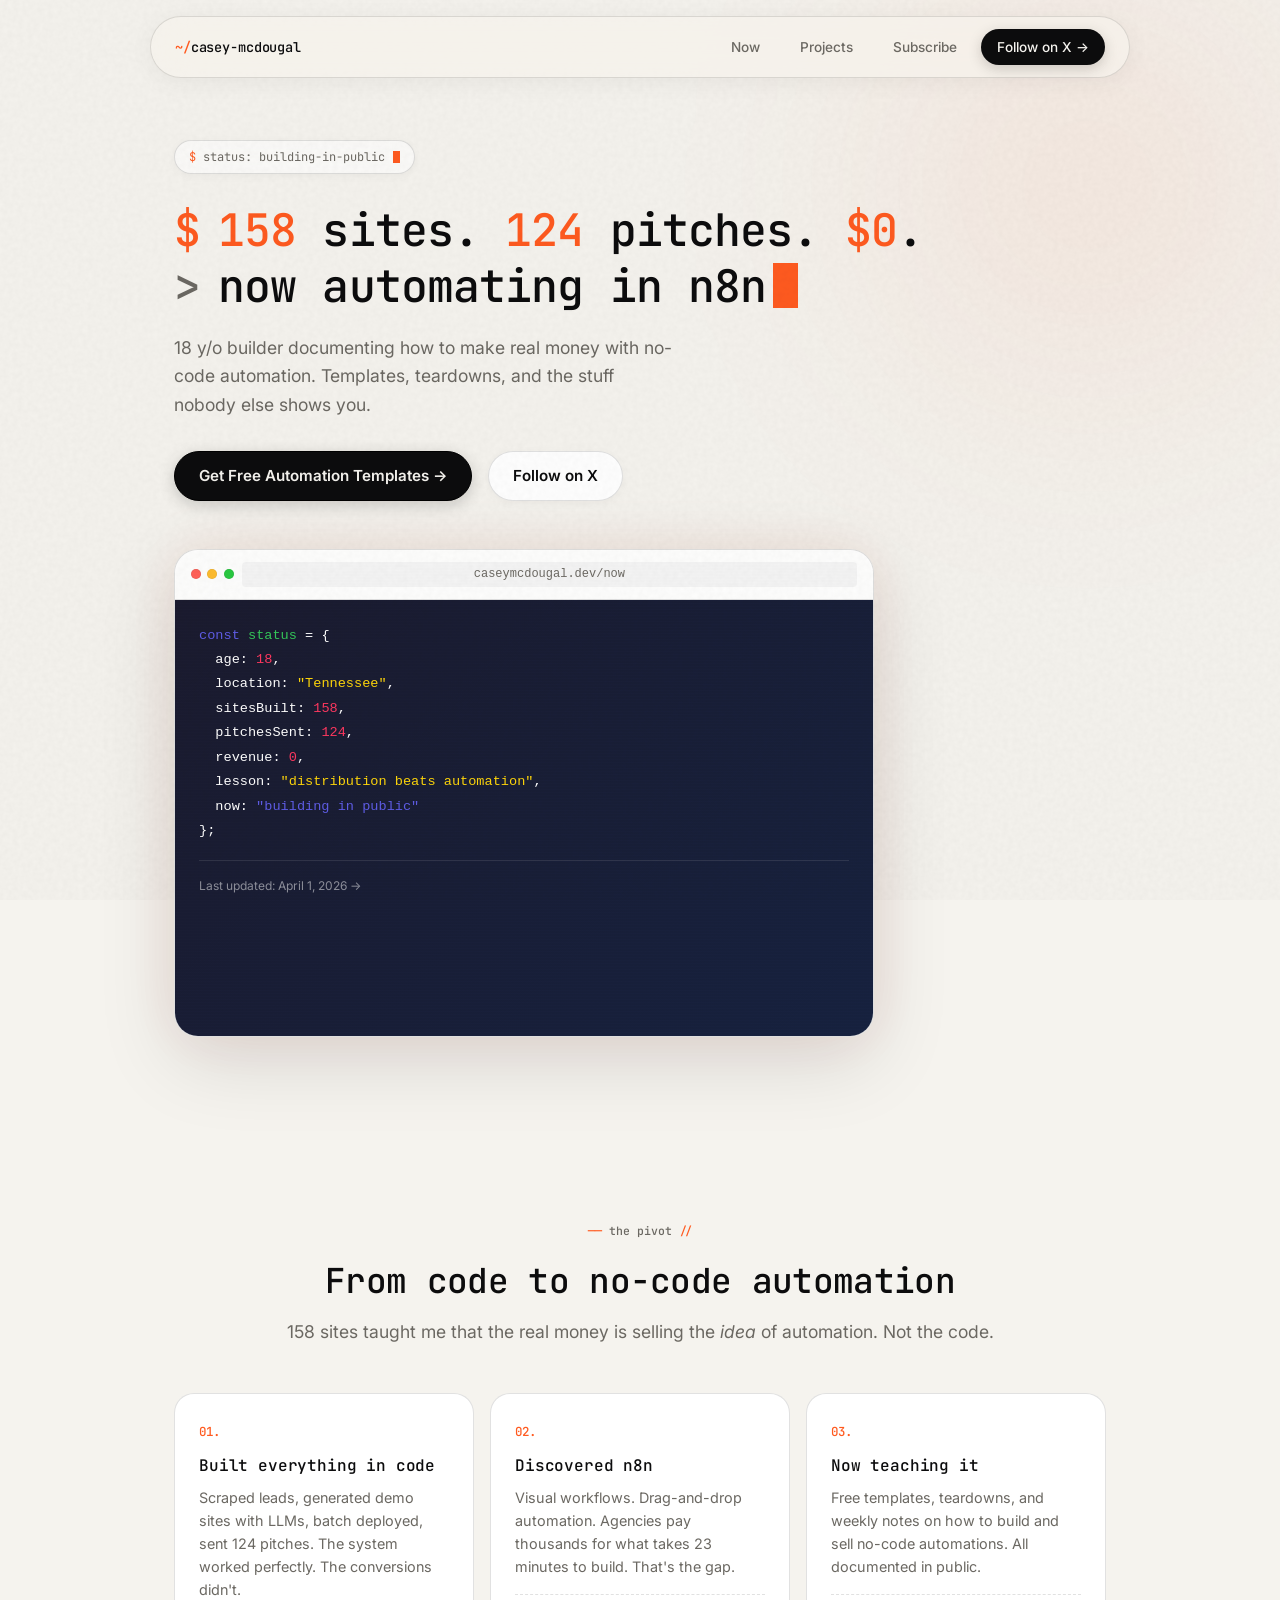
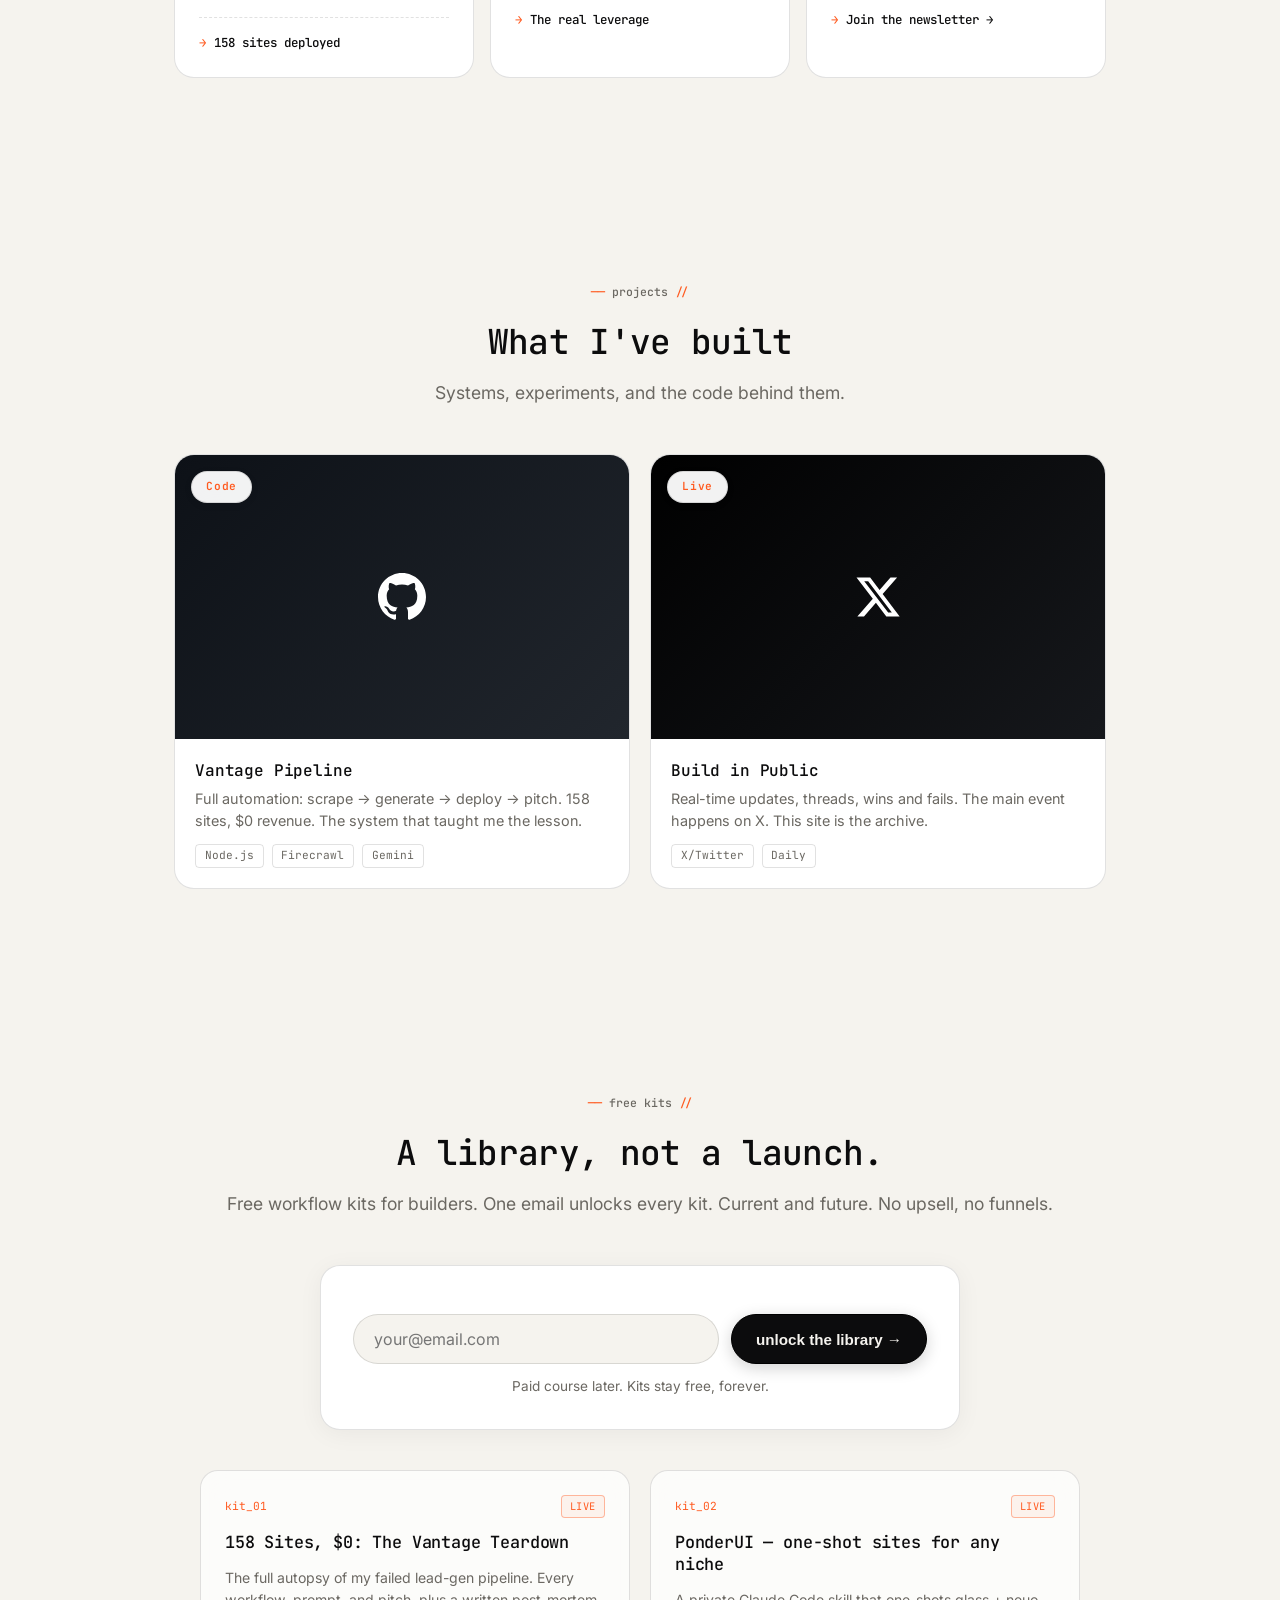
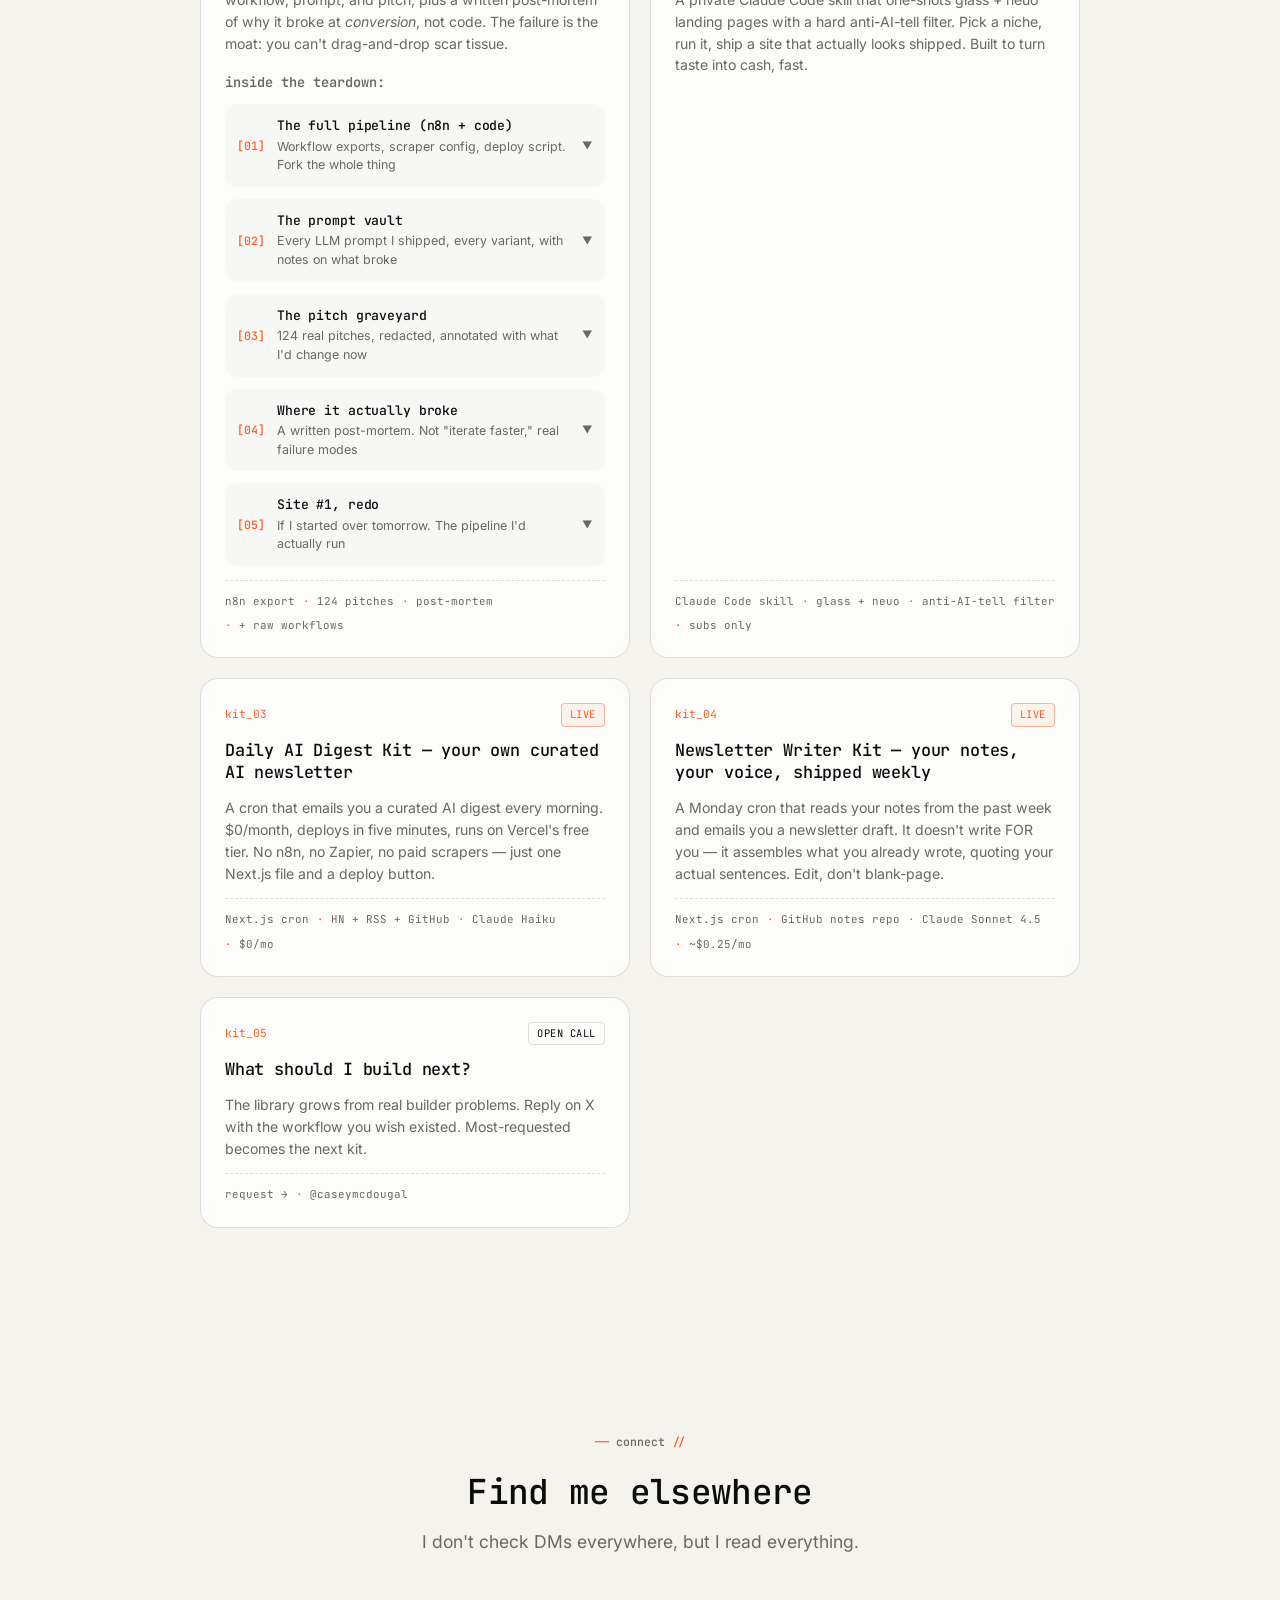
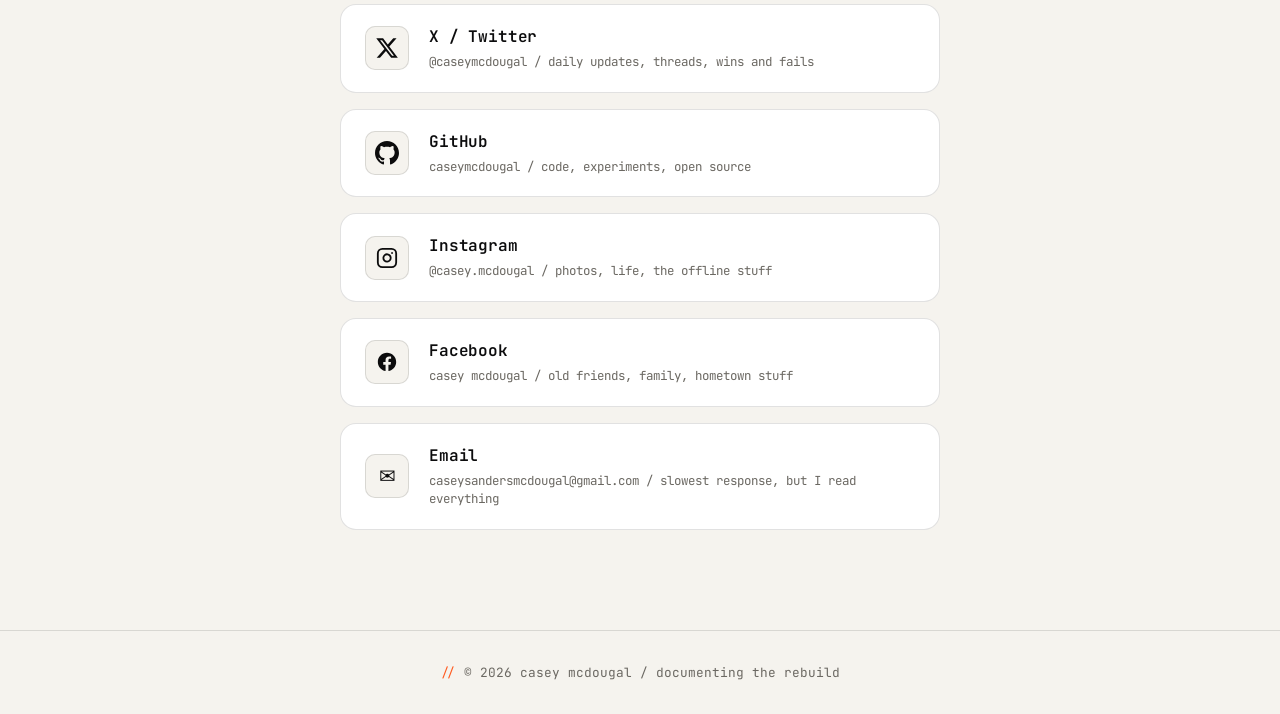
<file: index.html>
<!DOCTYPE html>
<html lang="en">
<head>
  <meta charset="UTF-8">
  <meta name="viewport" content="width=device-width, initial-scale=1.0">
  <title>Casey McDougal · No-Code Automation</title>
  <meta name="description" content="18 y/o builder. 158 sites, 124 pitches, $0. Now teaching no-code automation with n8n. Building in public.">
  <link rel="icon" type="image/svg+xml" href="favicon.svg?v=3">
  <link rel="preconnect" href="https://fonts.googleapis.com">
  <link rel="preconnect" href="https://fonts.gstatic.com" crossorigin>
  <link href="https://fonts.googleapis.com/css2?family=Inter:wght@300;400;500;600;700&family=JetBrains+Mono:wght@400;500;700&display=swap" rel="stylesheet">
  <style>
    :root {
      --bg: #f5f3ee;
      --surface: #ffffff;
      --text: #0c0c0d;
      --text-secondary: #6b6862;
      --accent: #0c0c0d;
      --accent-hot: #ff5a1f;
      --accent-glow: rgba(255,90,31,0.12);
      --border: rgba(12,12,13,0.12);
      --shadow: 0 4px 24px rgba(12,12,13,0.05);
      --shadow-lg: 0 12px 48px rgba(12,12,13,0.10);
      --ease: cubic-bezier(0.34, 1.56, 0.64, 1);
      --mono: 'JetBrains Mono', ui-monospace, 'SF Mono', Menlo, monospace;
    }
    * { margin: 0; padding: 0; box-sizing: border-box; }
    html { scroll-behavior: smooth; }
    body {
      font-family: 'Inter', -apple-system, BlinkMacSystemFont, sans-serif;
      background: var(--bg);
      color: var(--text);
      line-height: 1.5;
      overflow-x: hidden;
    }
    /* Ambient Glow + Grain */
    .glow {
      position: fixed;
      pointer-events: none;
      z-index: 0;
      filter: blur(120px);
      opacity: 0.55;
    }
    .glow-1 {
      width: 640px;
      height: 640px;
      background: radial-gradient(circle, rgba(255,90,31,0.18) 0%, transparent 70%);
      top: -15%;
      right: -10%;
    }
    .glow-2, .glow-3 { display: none; }
    body::before {
      content: '';
      position: fixed;
      inset: 0;
      pointer-events: none;
      z-index: 1;
      opacity: 0.05;
      mix-blend-mode: multiply;
      background-image: url("data:image/svg+xml;utf8,<svg viewBox='0 0 200 200' xmlns='http://www.w3.org/2000/svg'><filter id='n'><feTurbulence type='fractalNoise' baseFrequency='0.9' numOctaves='2' stitchTiles='stitch'/><feColorMatrix values='0 0 0 0 0  0 0 0 0 0  0 0 0 0 0  0 0 0 0.6 0'/></filter><rect width='100%25' height='100%25' filter='url(%23n)'/></svg>");
    }
    @keyframes blink {
      0%, 49% { opacity: 1; }
      50%, 100% { opacity: 0; }
    }
    .cursor {
      display: inline-block;
      width: 0.55em;
      height: 1em;
      background: var(--accent-hot);
      vertical-align: -0.12em;
      margin-left: 0.15em;
      animation: blink 1.05s steps(1) infinite;
    }
    /* Navigation */
    nav {
      position: fixed;
      top: 0;
      left: 0;
      right: 0;
      z-index: 1000;
    }
    .nav-inner {
      max-width: 980px;
      margin: 1rem auto;
      padding: 0.75rem 1.5rem;
      display: flex;
      align-items: center;
      justify-content: space-between;
      background: rgba(245,243,238,0.72);
      backdrop-filter: saturate(180%) blur(20px);
      border-radius: 100px;
      border: 1px solid var(--border);
      box-shadow: var(--shadow);
      transition: all 0.3s var(--ease);
    }
    .nav-inner:hover {
      box-shadow: 0 8px 32px rgba(0,0,0,0.1);
    }
    .logo {
      font-family: var(--mono);
      font-weight: 500;
      font-size: 0.85rem;
      color: var(--text);
      text-decoration: none;
      transition: transform 0.3s var(--ease);
      letter-spacing: -0.01em;
    }
    .logo .prompt { color: var(--accent-hot); }
    .logo:hover { transform: scale(1.02); }
    .nav-links { display: flex; gap: 0.5rem; }
    .nav-links a {
      color: var(--text-secondary);
      text-decoration: none;
      font-size: 0.85rem;
      font-weight: 500;
      padding: 0.5rem 1rem;
      border-radius: 100px;
      transition: all 0.3s var(--ease);
      position: relative;
    }
    .nav-links a:hover { 
      color: var(--text); 
      background: rgba(0,0,0,0.04);
    }
    .nav-cta {
      background: var(--accent) !important;
      color: #f5f3ee !important;
      box-shadow: 0 4px 14px rgba(12,12,13,0.18);
    }
    .nav-cta:hover {
      background: #000 !important;
      transform: translateY(-2px);
      box-shadow: 0 6px 18px rgba(255,90,31,0.35);
    }
    /* Hero */
    .hero {
      min-height: 100vh;
      display: flex;
      flex-direction: column;
      align-items: flex-start;
      justify-content: center;
      padding: 140px 1.5rem 80px;
      text-align: left;
      position: relative;
      max-width: 980px;
      margin: 0 auto;
    }
    .hero-sub { text-align: left !important; }
    .hero-cta { justify-content: flex-start !important; }
    @media (max-width: 720px) {
      .hero { align-items: flex-start; }
    }
    .hero-badge {
      display: inline-flex;
      align-items: center;
      gap: 0.4rem;
      background: rgba(255,255,255,0.6);
      backdrop-filter: blur(12px);
      border: 1px solid var(--border);
      padding: 0.45rem 0.9rem;
      border-radius: 100px;
      font-family: var(--mono);
      font-size: 0.75rem;
      color: var(--text-secondary);
      margin-bottom: 1.75rem;
      box-shadow: 0 2px 8px rgba(12,12,13,0.04);
      transition: all 0.3s var(--ease);
    }
    .hero-badge:hover {
      transform: translateY(-2px);
      box-shadow: 0 4px 16px rgba(12,12,13,0.08);
    }
    .hero-badge .prompt { color: var(--accent-hot); }
    .hero h1 {
      font-family: var(--mono);
      font-size: clamp(1.7rem, 3.6vw, 2.8rem);
      font-weight: 500;
      line-height: 1.25;
      margin-bottom: 1.25rem;
      max-width: 820px;
      letter-spacing: -0.02em;
      text-align: left;
    }
    .hero h1 .line { display: block; }
    .hero h1 .sigil { color: var(--accent-hot); margin-right: 0.4em; }
    .hero h1 .num { color: var(--accent-hot); }
    .hero h1 .dim { color: var(--text-secondary); }
    .hero-sub { 
      font-size: 1.1rem; 
      color: var(--text-secondary); 
      max-width: 500px; 
      margin-bottom: 2rem;
      line-height: 1.6;
    }
    .hero-cta { 
      display: flex; 
      gap: 1rem; 
      flex-wrap: wrap; 
      justify-content: center; 
      margin-bottom: 3rem; 
    }
    .btn {
      display: inline-flex;
      align-items: center;
      gap: 0.5rem;
      padding: 0.8rem 1.5rem;
      border-radius: 100px;
      font-weight: 600;
      text-decoration: none;
      transition: all 0.3s var(--ease);
      border: none;
      cursor: pointer;
      font-size: 0.95rem;
    }
    .btn-primary {
      background: var(--accent);
      color: #f5f3ee;
      box-shadow: 0 4px 16px rgba(12,12,13,0.18);
      position: relative;
      border: 1px solid #000;
    }
    .btn-primary:hover {
      transform: translateY(-3px);
      background: #000;
      box-shadow: 0 8px 24px rgba(255,90,31,0.30);
    }
    .btn-secondary {
      background: var(--surface);
      color: var(--text);
      border: 1px solid var(--border);
      box-shadow: 0 2px 8px rgba(0,0,0,0.04);
    }
    .btn-secondary:hover {
      background: #f5f5f7;
      transform: translateY(-2px);
      box-shadow: 0 4px 16px rgba(0,0,0,0.08);
    }
    /* Demo Preview */
    .demo-preview {
      max-width: 700px;
      width: 100%;
      background: rgba(255,255,255,0.8);
      backdrop-filter: blur(20px);
      border: 1px solid var(--border);
      border-radius: 24px;
      overflow: hidden;
      box-shadow: 
        0 24px 80px rgba(0,0,0,0.12),
        0 0 0 1px rgba(255,255,255,0.5) inset,
        0 0 60px rgba(0,113,227,0.1);
      transition: all 0.5s var(--ease);
      animation: float 6s ease-in-out infinite;
    }
    .demo-preview:hover {
      transform: translateY(-8px) scale(1.01);
      box-shadow: 
        0 32px 100px rgba(0,0,0,0.15),
        0 0 0 1px rgba(255,255,255,0.5) inset,
        0 0 80px rgba(0,113,227,0.15);
    }
    @keyframes float {
      0%, 100% { transform: translateY(0); }
      50% { transform: translateY(-10px); }
    }
    .demo-header { 
      display: flex; 
      align-items: center; 
      gap: 0.5rem; 
      padding: 0.75rem 1rem; 
      background: rgba(255,255,255,0.5); 
      border-bottom: 1px solid var(--border); 
    }
    .demo-dots { display: flex; gap: 0.4rem; }
    .demo-dots span { 
      width: 10px; 
      height: 10px; 
      border-radius: 50%;
      box-shadow: inset 0 0 0 0.5px rgba(0,0,0,0.1);
    }
    .demo-dots span:nth-child(1) { background: #ff5f57; }
    .demo-dots span:nth-child(2) { background: #febc2e; }
    .demo-dots span:nth-child(3) { background: #28c840; }
    .demo-url { 
      flex: 1; 
      text-align: center; 
      font-size: 0.75rem; 
      color: var(--text-secondary); 
      font-family: monospace; 
      background: rgba(0,0,0,0.04); 
      padding: 0.2rem 0.5rem; 
      border-radius: 4px; 
    }
    .demo-frame { position: relative; aspect-ratio: 16/10; overflow: hidden; }
    .demo-frame img { width: 100%; height: 100%; object-fit: cover; }
    .demo-overlay { 
      position: absolute; 
      inset: 0; 
      background: linear-gradient(to top, rgba(0,0,0,0.8), transparent 60%); 
      display: flex; 
      align-items: flex-end; 
      padding: 1.25rem; 
    }
    .demo-info h3 { color: white; font-size: 1.1rem; font-weight: 600; }
    .demo-info p { color: rgba(255,255,255,0.7); font-size: 0.9rem; }
    /* Sections */
    section { padding: 100px 1.5rem; max-width: 980px; margin: 0 auto; }
    .section-header { text-align: center; margin-bottom: 3rem; }
    .section-eyebrow {
      font-family: var(--mono);
      font-size: 0.72rem;
      font-weight: 500;
      letter-spacing: 0;
      text-transform: lowercase;
      color: var(--text-secondary);
      margin-bottom: 1rem;
      display: inline-block;
      padding: 0;
      background: none;
    }
    .section-eyebrow::before { content: '── '; color: var(--accent-hot); }
    .section-eyebrow::after { content: ' //'; color: var(--accent-hot); }
    h2 {
      font-family: var(--mono);
      font-size: clamp(1.55rem, 2.8vw, 2.15rem);
      font-weight: 500;
      margin-bottom: 0.75rem;
      letter-spacing: -0.02em;
    }
    .section-header p { color: var(--text-secondary); font-size: 1.1rem; }
    /* Bento Cards */
    .bento-grid { 
      display: grid; 
      grid-template-columns: repeat(3, 1fr); 
      gap: 1rem; 
    }
    @media (max-width: 768px) { 
      .bento-grid { grid-template-columns: 1fr; } 
      .nav-links a:not(.nav-cta) { display: none; }
    }
    .bento-card { 
      background: var(--surface); 
      border: 1px solid var(--border); 
      border-radius: 20px; 
      padding: 1.5rem;
      transition: all 0.4s var(--ease);
      position: relative;
      overflow: hidden;
    }
    .bento-card::before {
      content: '';
      position: absolute;
      top: 0;
      left: 0;
      width: 3px;
      bottom: 0;
      background: var(--accent-hot);
      transform: scaleY(0);
      transform-origin: top;
      transition: transform 0.4s var(--ease);
    }
    .bento-card:hover {
      transform: translateY(-6px);
      box-shadow: var(--shadow-lg);
      border-color: rgba(12,12,13,0.18);
    }
    .bento-card:hover::before {
      transform: scaleY(1);
    }
    .step-num {
      display: inline-block;
      font-family: var(--mono);
      font-weight: 500;
      font-size: 0.78rem;
      color: var(--accent-hot);
      letter-spacing: 0;
      margin-bottom: 0.75rem;
    }
    .bento-card h3 { font-family: var(--mono); font-size: 1rem; font-weight: 500; margin-bottom: 0.5rem; letter-spacing: -0.01em; }
    .bento-card p { color: var(--text-secondary); font-size: 0.9rem; line-height: 1.6; }
    .guarantee {
      display: flex;
      align-items: center;
      gap: 0.5rem;
      margin-top: 1rem;
      padding-top: 1rem;
      border-top: 1px dashed var(--border);
      font-family: var(--mono);
      font-size: 0.78rem;
      color: var(--text);
      font-weight: 500;
    }
    .guarantee::before { content: '→'; color: var(--accent-hot); }
    /* Work Grid */
    .work-grid {
      display: grid;
      grid-template-columns: repeat(2, 1fr);
      gap: 1.25rem; 
    }
    @media (max-width: 900px) { .work-grid { grid-template-columns: 1fr; } }
    .work-card { 
      display: block; 
      background: var(--surface); 
      border: 1px solid var(--border); 
      border-radius: 20px; 
      overflow: hidden; 
      text-decoration: none; 
      color: inherit;
      transition: all 0.4s var(--ease);
    }
    .work-card:hover {
      transform: translateY(-10px) scale(1.02);
      box-shadow: 0 24px 64px rgba(0,0,0,0.12);
      border-color: rgba(0,0,0,0.15);
    }
    .work-image { 
      aspect-ratio: 16/10; 
      position: relative; 
      overflow: hidden; 
    }
    .work-image img { 
      width: 100%; 
      height: 100%; 
      object-fit: cover;
      transition: transform 0.5s var(--ease);
    }
    .work-card:hover .work-image img {
      transform: scale(1.08);
    }
    .work-tag { 
      position: absolute; 
      top: 1rem; 
      left: 1rem; 
      background: rgba(255,255,255,0.95);
      backdrop-filter: blur(10px);
      padding: 0.4rem 0.9rem; 
      border-radius: 100px; 
      font-size: 0.7rem; 
      font-weight: 600;
      letter-spacing: 0.05em;
      color: var(--accent-hot);
      font-family: var(--mono);
      border: 1px solid var(--border);
      box-shadow: 0 2px 8px rgba(12,12,13,0.06);
    }
    .work-content { padding: 1.25rem; }
    .work-content h3 { font-family: var(--mono); font-size: 1rem; font-weight: 500; margin-bottom: 0.35rem; letter-spacing: -0.01em; }
    .work-content p { color: var(--text-secondary); font-size: 0.9rem; margin-bottom: 0.75rem; }
    .work-meta { display: flex; gap: 0.5rem; flex-wrap: wrap; }
    .work-meta span {
      font-family: var(--mono);
      font-size: 0.7rem;
      color: var(--text-secondary);
      background: none;
      border: 1px solid var(--border);
      padding: 0.18rem 0.55rem;
      border-radius: 4px;
    }
    /* Pricing */
    .pricing-card { 
      background: linear-gradient(135deg, #f5f5f7 0%, white 50%, #f0f8ff 100%);
      border: 1px solid var(--border); 
      border-radius: 24px; 
      padding: 2.5rem; 
      text-align: center; 
      max-width: 420px; 
      margin: 0 auto;
      position: relative;
      overflow: hidden;
      box-shadow: 0 8px 32px rgba(0,0,0,0.06);
    }
    .pricing-card::before {
      content: '';
      position: absolute;
      top: 0;
      left: 0;
      right: 0;
      height: 4px;
      background: linear-gradient(90deg, var(--accent), #5e5ce6, #ff375f);
      animation: shimmer 3s infinite;
    }
    @keyframes shimmer {
      0% { background-position: -200% 0; }
      100% { background-position: 200% 0; }
    }
    .pricing-card .price { 
      font-size: 3.5rem; 
      font-weight: 700; 
      margin: 0.5rem 0;
      letter-spacing: -0.03em;
    }
    .pricing-features { 
      text-align: left; 
      list-style: none; 
      margin: 1.5rem 0;
    }
    .pricing-features li { 
      padding: 0.6rem 0; 
      color: var(--text-secondary); 
      font-size: 0.95rem;
      display: flex;
      align-items: center;
      gap: 0.75rem;
    }
    .pricing-features li::before {
      content: '✓';
      color: #34c759;
      font-weight: 700;
    }
    /* FAQ */
    .faq-item { 
      border-bottom: 1px solid var(--border); 
      padding: 1.25rem 0;
      transition: all 0.3s;
    }
    .faq-item:hover {
      background: rgba(0,0,0,0.02);
      margin: 0 -1rem;
      padding: 1.25rem 1rem;
      border-radius: 12px;
    }
    .faq-item h4 { 
      font-size: 1.05rem; 
      font-weight: 600; 
      margin-bottom: 0.5rem;
      cursor: pointer;
      transition: color 0.3s;
    }
    .faq-item:hover h4 { color: var(--accent); }
    .faq-item p { color: var(--text-secondary); font-size: 0.95rem; line-height: 1.6; }
    /* Contact */
    .contact-grid { 
      display: grid; 
      grid-template-columns: 1fr 1.3fr; 
      gap: 3rem; 
      align-items: start;
    }
    @media (max-width: 768px) { .contact-grid { grid-template-columns: 1fr; gap: 2rem; } }
    .contact-info p { color: var(--text-secondary); margin-bottom: 1.5rem; }
    .contact-email { 
      display: flex; 
      align-items: center; 
      gap: 0.75rem; 
      color: var(--accent);
      font-weight: 500;
      margin-bottom: 0.5rem;
    }
    .form-group { margin-bottom: 1.25rem; }
    .form-group label { 
      display: block; 
      font-size: 0.85rem; 
      font-weight: 500; 
      color: var(--text-secondary); 
      margin-bottom: 0.5rem; 
    }
    .form-group input, .form-group textarea, .form-group select {
      width: 100%;
      padding: 0.875rem 1rem;
      background: var(--surface);
      border: 1px solid var(--border);
      border-radius: 12px;
      color: var(--text);
      font-size: 1rem;
      font-family: inherit;
      transition: all 0.3s;
    }
    .form-group input:focus, .form-group textarea:focus {
      outline: none;
      border-color: var(--accent);
      box-shadow: 0 0 0 4px var(--accent-glow);
    }
    .form-group textarea { min-height: 120px; resize: vertical; }
    .form-success {
      display: none;
      align-items: center;
      gap: 0.75rem;
      padding: 1rem;
      background: rgba(52, 199, 89, 0.1);
      border: 1px solid rgba(52, 199, 89, 0.3);
      border-radius: 12px;
      color: #34c759;
      margin-top: 1rem;
      font-weight: 500;
    }
    /* Subscribe */
    .subscribe-card {
      max-width: 480px;
      margin: 0 auto;
      background: var(--surface);
      border: 1px solid var(--border);
      border-radius: 20px;
      padding: 2rem;
      box-shadow: var(--shadow);
    }
    .kit-list { display: flex; flex-direction: column; gap: 0.75rem; }
    .kit-item {
      padding: 0.75rem;
      background: rgba(0,0,0,0.02);
      border-radius: 12px;
      transition: background 0.2s;
      cursor: pointer;
    }
    .kit-item:hover { background: rgba(255,90,31,0.06); }
    .kit-header {
      display: flex;
      align-items: center;
      gap: 0.75rem;
    }
    .kit-icon {
      font-family: var(--mono);
      font-size: 0.72rem;
      font-weight: 500;
      color: var(--accent-hot);
      min-width: 28px;
      display: inline-flex;
      align-items: center;
      justify-content: flex-start;
      background: none;
      border-radius: 0;
      flex-shrink: 0;
    }
    .kit-text { flex: 1; min-width: 0; }
    .kit-name {
      font-family: var(--mono);
      font-weight: 500;
      font-size: 0.82rem;
      color: var(--text);
      letter-spacing: -0.01em;
    }
    .kit-desc {
      font-size: 0.78rem;
      color: var(--text-secondary);
      margin-top: 0.1rem;
    }
    .chevron {
      font-size: 0.65rem;
      color: var(--text-secondary);
      flex-shrink: 0;
      transition: transform 0.3s ease;
    }
    .kit-item.expanded .chevron { transform: rotate(180deg); }
    .kit-dropdown {
      max-height: 0;
      overflow: hidden;
      transition: max-height 0.3s ease;
    }
    .kit-item.expanded .kit-dropdown {
      max-height: 400px;
      margin-top: 0.75rem;
    }
    .subscribe-input-wrap {
      display: flex;
      gap: 0.75rem;
      margin-bottom: 0.75rem;
    }
    .subscribe-input {
      flex: 1;
      padding: 0.875rem 1.25rem;
      background: var(--bg);
      border: 1px solid var(--border);
      border-radius: 100px;
      font-size: 1rem;
      font-family: inherit;
      outline: none;
      transition: all 0.3s;
    }
    .subscribe-input:focus {
      border-color: var(--accent-hot);
      box-shadow: 0 0 0 4px var(--accent-glow);
    }
    .subscribe-note {
      font-size: 0.85rem;
      color: var(--text-secondary);
      text-align: center;
    }
    /* Kits Library */
    .kits-intro {
      max-width: 640px;
      margin: 0 auto 2.5rem;
      text-align: center;
    }
    .kits-intro form { margin-top: 1rem; }
    .kits-grid {
      display: grid;
      grid-template-columns: repeat(2, 1fr);
      gap: 1.25rem;
      max-width: 880px;
      margin: 0 auto;
    }
    @media (max-width: 768px) { .kits-grid { grid-template-columns: 1fr; } }
    .kit-card {
      background: rgba(255,255,255,0.7);
      backdrop-filter: blur(14px);
      border: 1px solid var(--border);
      border-radius: 18px;
      padding: 1.5rem;
      display: flex;
      flex-direction: column;
      gap: 0.85rem;
      transition: all 0.3s var(--ease);
      position: relative;
      overflow: hidden;
    }
    .kit-card:hover {
      transform: translateY(-4px);
      box-shadow: var(--shadow-lg);
      border-color: rgba(12,12,13,0.18);
    }
    .kit-card.locked {
      background: rgba(245,243,238,0.5);
      opacity: 0.78;
    }
    .kit-card.locked:hover { transform: none; box-shadow: none; }
    .kit-card-head {
      display: flex;
      align-items: center;
      justify-content: space-between;
      font-family: var(--mono);
      font-size: 0.7rem;
      color: var(--text-secondary);
      letter-spacing: 0;
    }
    .kit-card-head .id { color: var(--accent-hot); }
    .kit-status {
      font-family: var(--mono);
      font-size: 0.65rem;
      padding: 0.18rem 0.5rem;
      border-radius: 4px;
      border: 1px solid var(--border);
      letter-spacing: 0.05em;
      text-transform: uppercase;
    }
    .kit-status.live {
      color: var(--accent-hot);
      border-color: rgba(255,90,31,0.4);
      background: rgba(255,90,31,0.06);
    }
    .kit-status.soon {
      color: var(--text-secondary);
    }
    .kit-status.open {
      color: var(--text);
    }
    .kit-card h3 {
      font-family: var(--mono);
      font-size: 1.05rem;
      font-weight: 500;
      letter-spacing: -0.01em;
      line-height: 1.3;
    }
    .kit-card > p {
      font-size: 0.88rem;
      color: var(--text-secondary);
      line-height: 1.55;
    }
    .kit-meta {
      display: flex;
      gap: 0.5rem;
      flex-wrap: wrap;
      margin-top: auto;
      padding-top: 0.75rem;
      border-top: 1px dashed var(--border);
    }
    .kit-meta span {
      font-family: var(--mono);
      font-size: 0.68rem;
      color: var(--text-secondary);
    }
    .kit-meta span::before { content: '· '; color: var(--accent-hot); }
    .kit-meta span:first-child::before { content: ''; }
    /* Connect */
    .connect-grid {
      display: flex;
      flex-direction: column;
      gap: 1rem;
      max-width: 600px;
      margin: 0 auto;
    }
    .connect-card {
      display: flex;
      align-items: center;
      gap: 1.25rem;
      background: var(--surface);
      border: 1px solid var(--border);
      border-radius: 16px;
      padding: 1.25rem 1.5rem;
      text-decoration: none;
      color: inherit;
      transition: all 0.3s var(--ease);
    }
    .connect-card:hover {
      transform: translateY(-3px);
      box-shadow: var(--shadow-lg);
      border-color: rgba(0,0,0,0.12);
    }
    .connect-icon {
      width: 44px;
      height: 44px;
      display: flex;
      align-items: center;
      justify-content: center;
      background: var(--bg);
      border: 1px solid var(--border);
      border-radius: 10px;
      color: var(--text);
      font-size: 1.25rem;
      flex-shrink: 0;
    }
    .connect-body h3 { font-family: var(--mono); font-weight: 500; letter-spacing: -0.01em; }
    .connect-body p { font-family: var(--mono); font-size: 0.78rem !important; }
    .connect-body h3 {
      font-size: 1rem;
      font-weight: 600;
      margin-bottom: 0.25rem;
    }
    .connect-body p {
      font-size: 0.9rem;
      color: var(--text-secondary);
    }
    .now-preview {
      display: block;
      max-width: 700px;
      width: 100%;
      background: rgba(255,255,255,0.78);
      backdrop-filter: blur(20px);
      border: 1px solid var(--border);
      border-radius: 24px;
      overflow: hidden;
      box-shadow:
        0 24px 80px rgba(12,12,13,0.12),
        0 0 0 1px rgba(255,255,255,0.5) inset,
        0 0 60px rgba(255,90,31,0.08);
      transition: all 0.5s var(--ease);
      animation: float 6s ease-in-out infinite;
      text-decoration: none;
      position: relative;
    }
    .now-preview::after {
      content: '';
      position: absolute;
      inset: 0;
      pointer-events: none;
      background: repeating-linear-gradient(0deg, rgba(255,255,255,0.025) 0 1px, transparent 1px 3px);
      mix-blend-mode: overlay;
    }
    .now-preview:hover {
      transform: translateY(-8px) scale(1.01);
      box-shadow:
        0 32px 100px rgba(12,12,13,0.15),
        0 0 0 1px rgba(255,255,255,0.5) inset,
        0 0 80px rgba(255,90,31,0.14);
    }
    @media (max-width: 768px) {
      .subscribe-input-wrap {
        flex-direction: column;
      }
      .subscribe-input-wrap .btn {
        width: 100%;
        justify-content: center;
      }
    }
    /* Footer */
    footer { 
      border-top: 1px solid var(--border); 
      padding: 2rem;
      text-align: center;
    }
    footer p { color: var(--text-secondary); font-size: 0.8rem; font-family: var(--mono); }
    footer p::before { content: '// '; color: var(--accent-hot); }
  </style>
</head>
<body>
  <!-- Ambient Glows -->
  <div class="glow glow-1"></div>
  <div class="glow glow-2"></div>
  <div class="glow glow-3"></div>
  
  <!-- Navigation -->
  <nav>
    <div class="nav-inner">
      <a href="#" class="logo"><span class="prompt">~/</span>casey-mcdougal</a>
      <div class="nav-links">
        <a href="#now">Now</a>
        <a href="#projects">Projects</a>
        <a href="#subscribe">Subscribe</a>
        <a href="https://twitter.com/caseymcdougal" target="_blank" class="nav-cta">Follow on X →</a>
      </div>
    </div>
  </nav>

  <!-- Hero -->
  <section class="hero">
    <div class="hero-badge">
      <span class="prompt">$</span> status: building-in-public<span class="cursor"></span>
    </div>
    <h1>
      <span class="line"><span class="sigil">$</span><span class="num">158</span> sites. <span class="num">124</span> pitches. <span class="num">$0</span>.</span>
      <span class="line"><span class="sigil" style="color:var(--text-secondary)">&gt;</span>now automating in n8n<span class="cursor"></span></span>
    </h1>
    <p class="hero-sub">18 y/o builder documenting how to make real money with no-code automation. Templates, teardowns, and the stuff nobody else shows you.</p>
    <div class="hero-cta">
      <a href="#subscribe" class="btn btn-primary">Get Free Automation Templates →</a>
      <a href="https://twitter.com/caseymcdougal" target="_blank" class="btn btn-secondary">Follow on X</a>
    </div>
    <a href="/now" class="now-preview">
      <div class="demo-header">
        <div class="demo-dots"><span></span><span></span><span></span></div>
        <span class="demo-url">caseymcdougal.dev/now</span>
      </div>
      <div class="demo-frame" style="padding: 1.5rem; background: linear-gradient(135deg, #1a1a2e 0%, #16213e 100%);">
        <div style="color: white; font-family: monospace; font-size: 0.85rem; line-height: 1.8;">
          <span style="color: #5e5ce6;">const</span> <span style="color: #34c759;">status</span> = {<br>
          &nbsp;&nbsp;age: <span style="color: #ff375f;">18</span>,<br>
          &nbsp;&nbsp;location: <span style="color: #ffd60a;">"Tennessee"</span>,<br>
          &nbsp;&nbsp;sitesBuilt: <span style="color: #ff375f;">158</span>,<br>
          &nbsp;&nbsp;pitchesSent: <span style="color: #ff375f;">124</span>,<br>
          &nbsp;&nbsp;revenue: <span style="color: #ff375f;">0</span>,<br>
          &nbsp;&nbsp;lesson: <span style="color: #ffd60a;">"distribution beats automation"</span>,<br>
          &nbsp;&nbsp;now: <span style="color: #5e5ce6;">"building in public"</span><br>
          };
        </div>
        <div style="margin-top: 1rem; padding-top: 1rem; border-top: 1px solid rgba(255,255,255,0.1); color: rgba(255,255,255,0.5); font-size: 0.75rem;">
          Last updated: April 1, 2026 →
        </div>
      </div>
    </a>
  </section>

  <!-- The Pivot -->
  <section id="now">
    <div class="section-header">
      <div class="section-eyebrow">the pivot</div>
      <h2>From code to no-code automation</h2>
      <p>158 sites taught me that the real money is selling the <em>idea</em> of automation. Not the code.</p>
    </div>
    <div class="bento-grid">
      <div class="bento-card">
        <span class="step-num">01.</span>
        <h3>Built everything in code</h3>
        <p>Scraped leads, generated demo sites with LLMs, batch deployed, sent 124 pitches. The system worked perfectly. The conversions didn't.</p>
        <div class="guarantee">158 sites deployed</div>
      </div>
      <div class="bento-card">
        <span class="step-num">02.</span>
        <h3>Discovered n8n</h3>
        <p>Visual workflows. Drag-and-drop automation. Agencies pay thousands for what takes 23 minutes to build. That's the gap.</p>
        <div class="guarantee">The real leverage</div>
      </div>
      <div class="bento-card">
        <span class="step-num">03.</span>
        <h3>Now teaching it</h3>
        <p>Free templates, teardowns, and weekly notes on how to build and sell no-code automations. All documented in public.</p>
        <div class="guarantee">Join the newsletter →</div>
      </div>
    </div>
  </section>

  <!-- Projects -->
  <section id="projects">
    <div class="section-header">
      <div class="section-eyebrow">projects</div>
      <h2>What I've built</h2>
      <p>Systems, experiments, and the code behind them.</p>
    </div>
    <div class="work-grid">
      <a href="https://github.com/lunaronsocials" target="_blank" class="work-card">
        <div class="work-image" style="background: linear-gradient(135deg, #0d1117 0%, #21262d 100%); display: flex; align-items: center; justify-content: center;">
          <svg width="48" height="48" viewBox="0 0 24 24" fill="white"><path d="M12 0c-6.626 0-12 5.373-12 12 0 5.302 3.438 9.8 8.207 11.387.599.111.793-.261.793-.577v-2.234c-3.338.726-4.033-1.416-4.033-1.416-.546-1.387-1.333-1.756-1.333-1.756-1.089-.745.083-.729.083-.729 1.205.084 1.839 1.237 1.839 1.237 1.07 1.834 2.807 1.304 3.492.997.107-.775.418-1.305.762-1.604-2.665-.305-5.467-1.334-5.467-5.931 0-1.311.469-2.381 1.236-3.221-.124-.303-.535-1.524.117-3.176 0 0 1.008-.322 3.301 1.23.957-.266 1.983-.399 3.003-.404 1.02.005 2.047.138 3.006.404 2.291-1.552 3.297-1.23 3.297-1.23.653 1.653.242 2.874.118 3.176.77.84 1.235 1.911 1.235 3.221 0 4.609-2.807 5.624-5.479 5.921.43.372.823 1.102.823 2.222v3.293c0 .319.192.694.801.576 4.765-1.589 8.199-6.086 8.199-11.386 0-6.627-5.373-12-12-12z"/></svg>
          <span class="work-tag">Code</span>
        </div>
        <div class="work-content">
          <h3>Vantage Pipeline</h3>
          <p>Full automation: scrape → generate → deploy → pitch. 158 sites, $0 revenue. The system that taught me the lesson.</p>
          <div class="work-meta"><span>Node.js</span><span>Firecrawl</span><span>Gemini</span></div>
        </div>
      </a>
      <a href="https://twitter.com/caseymcdougal" target="_blank" class="work-card">
        <div class="work-image" style="background: linear-gradient(135deg, #000 0%, #16181c 100%); display: flex; align-items: center; justify-content: center;">
          <svg width="48" height="48" viewBox="0 0 24 24" fill="white"><path d="M18.244 2.25h3.308l-7.227 8.26 8.502 11.24H16.17l-5.214-6.817L4.99 21.75H1.68l7.73-8.835L1.254 2.25H8.08l4.713 6.231zm-1.161 17.52h1.833L7.084 4.126H5.117z"/></svg>
          <span class="work-tag">Live</span>
        </div>
        <div class="work-content">
          <h3>Build in Public</h3>
          <p>Real-time updates, threads, wins and fails. The main event happens on X. This site is the archive.</p>
          <div class="work-meta"><span>X/Twitter</span><span>Daily</span></div>
        </div>
      </a>
    </div>
  </section>

  <!-- Subscribe / Free Kits Library -->
  <section id="subscribe">
    <div class="section-header">
      <div class="section-eyebrow">free kits</div>
      <h2>A library, not a launch.</h2>
      <p>Free workflow kits for builders. One email unlocks every kit. Current and future. No upsell, no funnels.</p>
    </div>
    <div class="kits-intro subscribe-card" id="subscribe-card">
      <form id="newsletter-form" novalidate>
        <div class="subscribe-input-wrap">
          <input type="email" name="email" placeholder="your@email.com" required class="subscribe-input" aria-label="Email">
          <button type="submit" class="btn btn-primary" id="newsletter-submit">unlock the library →</button>
        </div>
        <p class="subscribe-note" id="newsletter-note">Paid course later. Kits stay free, forever.</p>
      </form>
      <div id="welcome-back" style="display:none; text-align:center;">
        <p style="font-size: 1.1rem; font-weight: 600; margin-bottom: 0.35rem;">hey, welcome back 👋</p>
        <p class="subscribe-note" style="margin-bottom: 1rem;">you're already on the list. the library's right where you left it.</p>
        <a href="library.html" class="btn btn-primary" style="text-decoration:none;">open the library →</a>
      </div>
      <script>
        (function () {
          var SUB_KEY = 'cmd_subscribed_v1';
          var form = document.getElementById('newsletter-form');
          var welcome = document.getElementById('welcome-back');
          var btn = document.getElementById('newsletter-submit');
          var note = document.getElementById('newsletter-note');

          // Returning subscriber: skip the form entirely.
          try {
            if (localStorage.getItem(SUB_KEY)) {
              form.style.display = 'none';
              welcome.style.display = 'block';
              return;
            }
          } catch (e) { /* localStorage blocked, fall through to form */ }

          form.addEventListener('submit', function (e) {
            e.preventDefault();
            var email = form.email.value.trim();
            if (!email) return;
            btn.disabled = true;
            var original = btn.textContent;
            btn.textContent = 'unlocking…';
            fetch('/api/subscribe', {
              method: 'POST',
              headers: { 'Content-Type': 'application/json' },
              body: JSON.stringify({ email: email })
            }).then(function (r) {
              return r.json().then(function (j) { return { ok: r.ok && j.ok, j: j }; });
            }).then(function (res) {
              if (res.ok) {
                try { localStorage.setItem(SUB_KEY, '1'); } catch (e) {}
                note.textContent = "you're in. redirecting…";
                setTimeout(function () { window.location.href = 'library.html'; }, 600);
              } else {
                btn.disabled = false;
                btn.textContent = original;
                note.textContent = "something broke. try again or email casey directly.";
              }
            }).catch(function () {
              btn.disabled = false;
              btn.textContent = original;
              note.textContent = "network error. try again.";
            });
          });
        })();
      </script>
    </div>

    <div class="kits-grid">

      <!-- Kit 01 / LIVE -->
      <div class="kit-card">
        <div class="kit-card-head"><span class="id">kit_01</span><span class="kit-status live">live</span></div>
        <h3>158 Sites, $0: The Vantage Teardown</h3>
        <p>The full autopsy of my failed lead-gen pipeline. Every workflow, prompt, and pitch, plus a written post-mortem of why it broke at <em>conversion</em>, not code. The failure is the moat: you can't drag-and-drop scar tissue.</p>
        <div class="kit-preview" style="margin-top: 0.25rem;">
        <h4 style="font-size: 0.85rem; font-weight: 600; margin-bottom: 0.75rem; color: var(--text-secondary); font-family: var(--mono);">inside the teardown:</h4>
        <div class="kit-list">
          <div class="kit-item" onclick="this.classList.toggle('expanded')">
            <div class="kit-header">
              <span class="kit-icon">[01]</span>
              <div class="kit-text">
                <div class="kit-name">The full pipeline (n8n + code)</div>
                <div class="kit-desc">Workflow exports, scraper config, deploy script. Fork the whole thing</div>
              </div>
              <span class="chevron">▼</span>
            </div>
            <div class="kit-dropdown">
              <p style="font-size: 0.82rem; color: var(--text-secondary); padding: 0.5rem 0 0.25rem; line-height: 1.6;">Firecrawl → Gemini → batch deploy. The exact node graph and the glue code that templates leave out: rate-limit handling, retry logic, dedupe, the JSON schema I landed on after site #40.</p>
            </div>
          </div>
          <div class="kit-item" onclick="this.classList.toggle('expanded')">
            <div class="kit-header">
              <span class="kit-icon">[02]</span>
              <div class="kit-text">
                <div class="kit-name">The prompt vault</div>
                <div class="kit-desc">Every LLM prompt I shipped, every variant, with notes on what broke</div>
              </div>
              <span class="chevron">▼</span>
            </div>
            <div class="kit-dropdown">
              <p style="font-size: 0.82rem; color: var(--text-secondary); padding: 0.5rem 0 0.25rem; line-height: 1.6;">Industry-classifier prompts, copy-generation prompts, the one that hallucinated phone numbers, the one that finally stopped. With diffs so you can see how I got from v1 to v9.</p>
            </div>
          </div>
          <div class="kit-item" onclick="this.classList.toggle('expanded')">
            <div class="kit-header">
              <span class="kit-icon">[03]</span>
              <div class="kit-text">
                <div class="kit-name">The pitch graveyard</div>
                <div class="kit-desc">124 real pitches, redacted, annotated with what I'd change now</div>
              </div>
              <span class="chevron">▼</span>
            </div>
            <div class="kit-dropdown">
              <p style="font-size: 0.82rem; color: var(--text-secondary); padding: 0.5rem 0 0.25rem; line-height: 1.6;">The cold emails, the DMs, the follow-ups. Subject lines, open rates where I have them, replies (rare), and the one near-close that taught me distribution beats automation.</p>
            </div>
          </div>
          <div class="kit-item" onclick="this.classList.toggle('expanded')">
            <div class="kit-header">
              <span class="kit-icon">[04]</span>
              <div class="kit-text">
                <div class="kit-name">Where it actually broke</div>
                <div class="kit-desc">A written post-mortem. Not "iterate faster," real failure modes</div>
              </div>
              <span class="chevron">▼</span>
            </div>
            <div class="kit-dropdown">
              <p style="font-size: 0.82rem; color: var(--text-secondary); padding: 0.5rem 0 0.25rem; line-height: 1.6;">The technical pipeline worked. The business pipeline didn't. This is the section that nobody on n8n.io can write because they didn't ship the failure first. Bottlenecks, false signals, the tells I missed.</p>
            </div>
          </div>
          <div class="kit-item" onclick="this.classList.toggle('expanded')">
            <div class="kit-header">
              <span class="kit-icon">[05]</span>
              <div class="kit-text">
                <div class="kit-name">Site #1, redo</div>
                <div class="kit-desc">If I started over tomorrow. The pipeline I'd actually run</div>
              </div>
              <span class="chevron">▼</span>
            </div>
            <div class="kit-dropdown">
              <p style="font-size: 0.82rem; color: var(--text-secondary); padding: 0.5rem 0 0.25rem; line-height: 1.6;">The smaller, slower, distribution-first version. What I'd cut, what I'd keep, where I'd put the human in the loop, and the one metric I'd watch instead of "sites deployed."</p>
            </div>
          </div>
        </div>
        </div>
        <div class="kit-meta"><span>n8n export</span><span>124 pitches</span><span>post-mortem</span><span>+ raw workflows</span></div>
      </div>

      <!-- Kit 02 / LIVE -->
      <a href="https://github.com/caseymcdougal/ponderui" target="_blank" class="kit-card" style="text-decoration:none; color:inherit;">
        <div class="kit-card-head"><span class="id">kit_02</span><span class="kit-status live">live</span></div>
        <h3>PonderUI — one-shot sites for any niche</h3>
        <p>A private Claude Code skill that one-shots glass + neuo landing pages with a hard anti-AI-tell filter. Pick a niche, run it, ship a site that actually looks shipped. Built to turn taste into cash, fast.</p>
        <div class="kit-meta"><span>Claude Code skill</span><span>glass + neuo</span><span>anti-AI-tell filter</span><span>subs only</span></div>
      </a>

      <!-- Kit 03 / LIVE -->
      <a href="https://github.com/caseymcdougal/ai-digest-kit" target="_blank" class="kit-card" style="text-decoration:none; color:inherit;">
        <div class="kit-card-head"><span class="id">kit_03</span><span class="kit-status live">live</span></div>
        <h3>Daily AI Digest Kit — your own curated AI newsletter</h3>
        <p>A cron that emails you a curated AI digest every morning. $0/month, deploys in five minutes, runs on Vercel's free tier. No n8n, no Zapier, no paid scrapers — just one Next.js file and a deploy button.</p>
        <div class="kit-meta"><span>Next.js cron</span><span>HN + RSS + GitHub</span><span>Claude Haiku</span><span>$0/mo</span></div>
      </a>

      <!-- Kit 04 / LIVE -->
      <a href="https://github.com/caseymcdougal/newsletter-writer-kit" target="_blank" class="kit-card" style="text-decoration:none; color:inherit;">
        <div class="kit-card-head"><span class="id">kit_04</span><span class="kit-status live">live</span></div>
        <h3>Newsletter Writer Kit — your notes, your voice, shipped weekly</h3>
        <p>A Monday cron that reads your notes from the past week and emails you a newsletter draft. It doesn't write FOR you — it assembles what you already wrote, quoting your actual sentences. Edit, don't blank-page.</p>
        <div class="kit-meta"><span>Next.js cron</span><span>GitHub notes repo</span><span>Claude Sonnet 4.5</span><span>~$0.25/mo</span></div>
      </a>

      <!-- Kit 05 / OPEN CALL -->
      <a href="https://twitter.com/caseymcdougal" target="_blank" class="kit-card" style="text-decoration:none; color:inherit;">
        <div class="kit-card-head"><span class="id">kit_05</span><span class="kit-status open">open call</span></div>
        <h3>What should I build next?</h3>
        <p>The library grows from real builder problems. Reply on X with the workflow you wish existed. Most-requested becomes the next kit.</p>
        <div class="kit-meta"><span>request →</span><span>@caseymcdougal</span></div>
      </a>

    </div>
  </section>

  <!-- Connect -->
  <section id="contact">
    <div class="section-header">
      <div class="section-eyebrow">connect</div>
      <h2>Find me elsewhere</h2>
      <p>I don't check DMs everywhere, but I read everything.</p>
    </div>
    <div class="connect-grid">
      <a href="https://twitter.com/caseymcdougal" target="_blank" class="connect-card">
        <span class="connect-icon">
          <svg width="24" height="24" viewBox="0 0 24 24" fill="currentColor"><path d="M18.244 2.25h3.308l-7.227 8.26 8.502 11.24H16.17l-5.214-6.817L4.99 21.75H1.68l7.73-8.835L1.254 2.25H8.08l4.713 6.231zm-1.161 17.52h1.833L7.084 4.126H5.117z"/></svg>
        </span>
        <div class="connect-body">
          <h3>X / Twitter</h3>
          <p>@caseymcdougal / daily updates, threads, wins and fails</p>
        </div>
      </a>
      <a href="https://github.com/caseymcdougal" target="_blank" class="connect-card">
        <span class="connect-icon">
          <svg width="24" height="24" viewBox="0 0 24 24" fill="currentColor"><path d="M12 0c-6.626 0-12 5.373-12 12 0 5.302 3.438 9.8 8.207 11.387.599.111.793-.261.793-.577v-2.234c-3.338.726-4.033-1.416-4.033-1.416-.546-1.387-1.333-1.756-1.333-1.756-1.089-.745.083-.729.083-.729 1.205.084 1.839 1.237 1.839 1.237 1.07 1.834 2.807 1.304 3.492.997.107-.775.418-1.305.762-1.604-2.665-.305-5.467-1.334-5.467-5.931 0-1.311.469-2.381 1.236-3.221-.124-.303-.535-1.524.117-3.176 0 0 1.008-.322 3.301 1.23.957-.266 1.983-.399 3.003-.404 1.02.005 2.047.138 3.006.404 2.291-1.552 3.297-1.23 3.297-1.23.653 1.653.242 2.874.118 3.176.77.84 1.235 1.911 1.235 3.221 0 4.609-2.807 5.624-5.479 5.921.43.372.823 1.102.823 2.222v3.293c0 .319.192.694.801.576 4.765-1.589 8.199-6.086 8.199-11.386 0-6.627-5.373-12-12-12z"/></svg>
        </span>
        <div class="connect-body">
          <h3>GitHub</h3>
          <p>caseymcdougal / code, experiments, open source</p>
        </div>
      </a>
      <a href="https://instagram.com/casey.mcdougal" target="_blank" class="connect-card">
        <span class="connect-icon">
          <svg width="22" height="22" viewBox="0 0 24 24" fill="none" stroke="currentColor" stroke-width="2" stroke-linecap="round" stroke-linejoin="round"><rect x="2" y="2" width="20" height="20" rx="5" ry="5"/><path d="M16 11.37A4 4 0 1 1 12.63 8 4 4 0 0 1 16 11.37z"/><line x1="17.5" y1="6.5" x2="17.51" y2="6.5"/></svg>
        </span>
        <div class="connect-body">
          <h3>Instagram</h3>
          <p>@casey.mcdougal / photos, life, the offline stuff</p>
        </div>
      </a>
      <a href="https://facebook.com/caseymcdougal" target="_blank" class="connect-card">
        <span class="connect-icon">
          <svg width="22" height="22" viewBox="0 0 24 24" fill="currentColor"><path d="M22 12c0-5.523-4.477-10-10-10S2 6.477 2 12c0 4.991 3.657 9.128 8.438 9.878v-6.987h-2.54V12h2.54V9.797c0-2.506 1.492-3.89 3.777-3.89 1.094 0 2.238.195 2.238.195v2.46h-1.26c-1.243 0-1.63.771-1.63 1.562V12h2.773l-.443 2.89h-2.33v6.988C18.343 21.128 22 16.991 22 12z"/></svg>
        </span>
        <div class="connect-body">
          <h3>Facebook</h3>
          <p>casey mcdougal / old friends, family, hometown stuff</p>
        </div>
      </a>
      <a href="mailto:caseysandersmcdougal@gmail.com" class="connect-card">
        <span class="connect-icon">✉</span>
        <div class="connect-body">
          <h3>Email</h3>
          <p>caseysandersmcdougal@gmail.com / slowest response, but I read everything</p>
        </div>
      </a>
    </div>
  </section>

  <!-- Footer -->
  <footer>
    <p>© 2026 casey mcdougal / documenting the rebuild</p>
  </footer>

  <script src="https://groot.mailerlite.com/js/w/webforms.min.js?v95037e5bac78f29ed026832ca21a7c7b" type="text/javascript"></script>
</body>
</html>
</file>
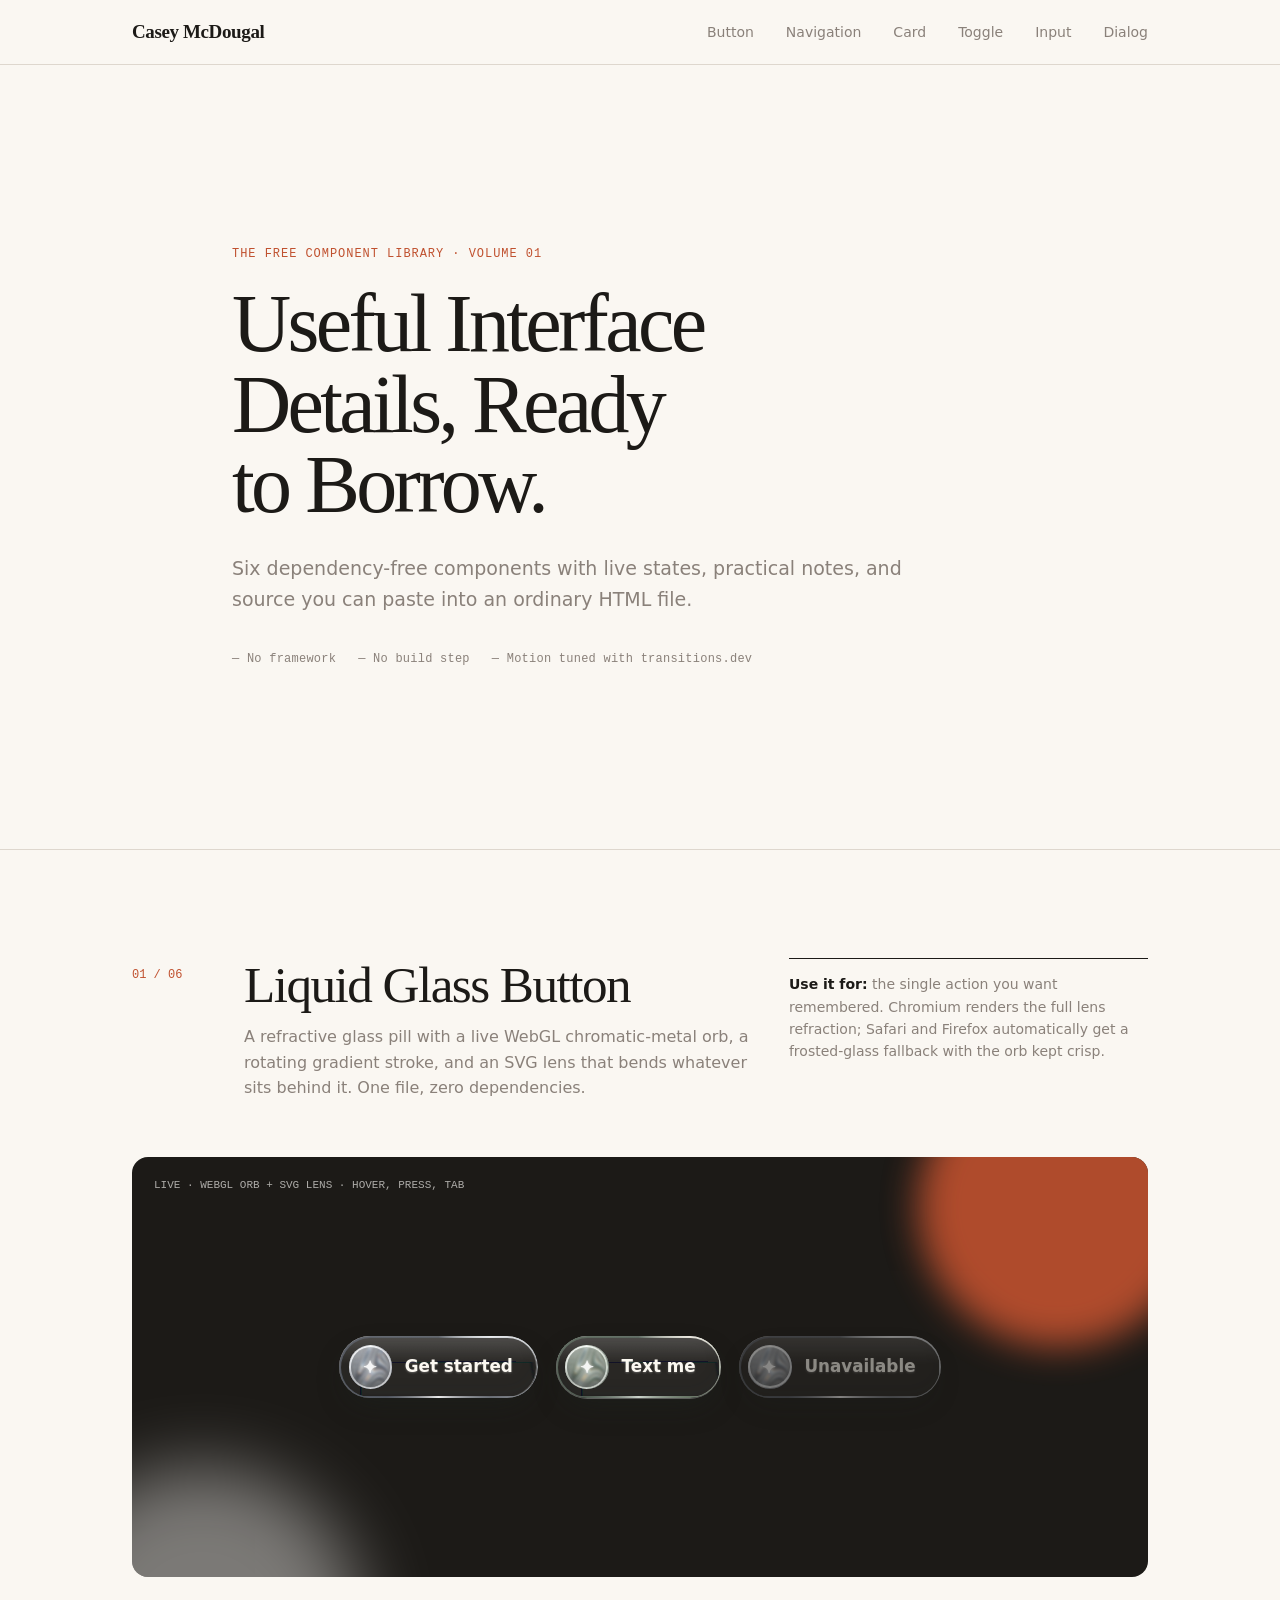
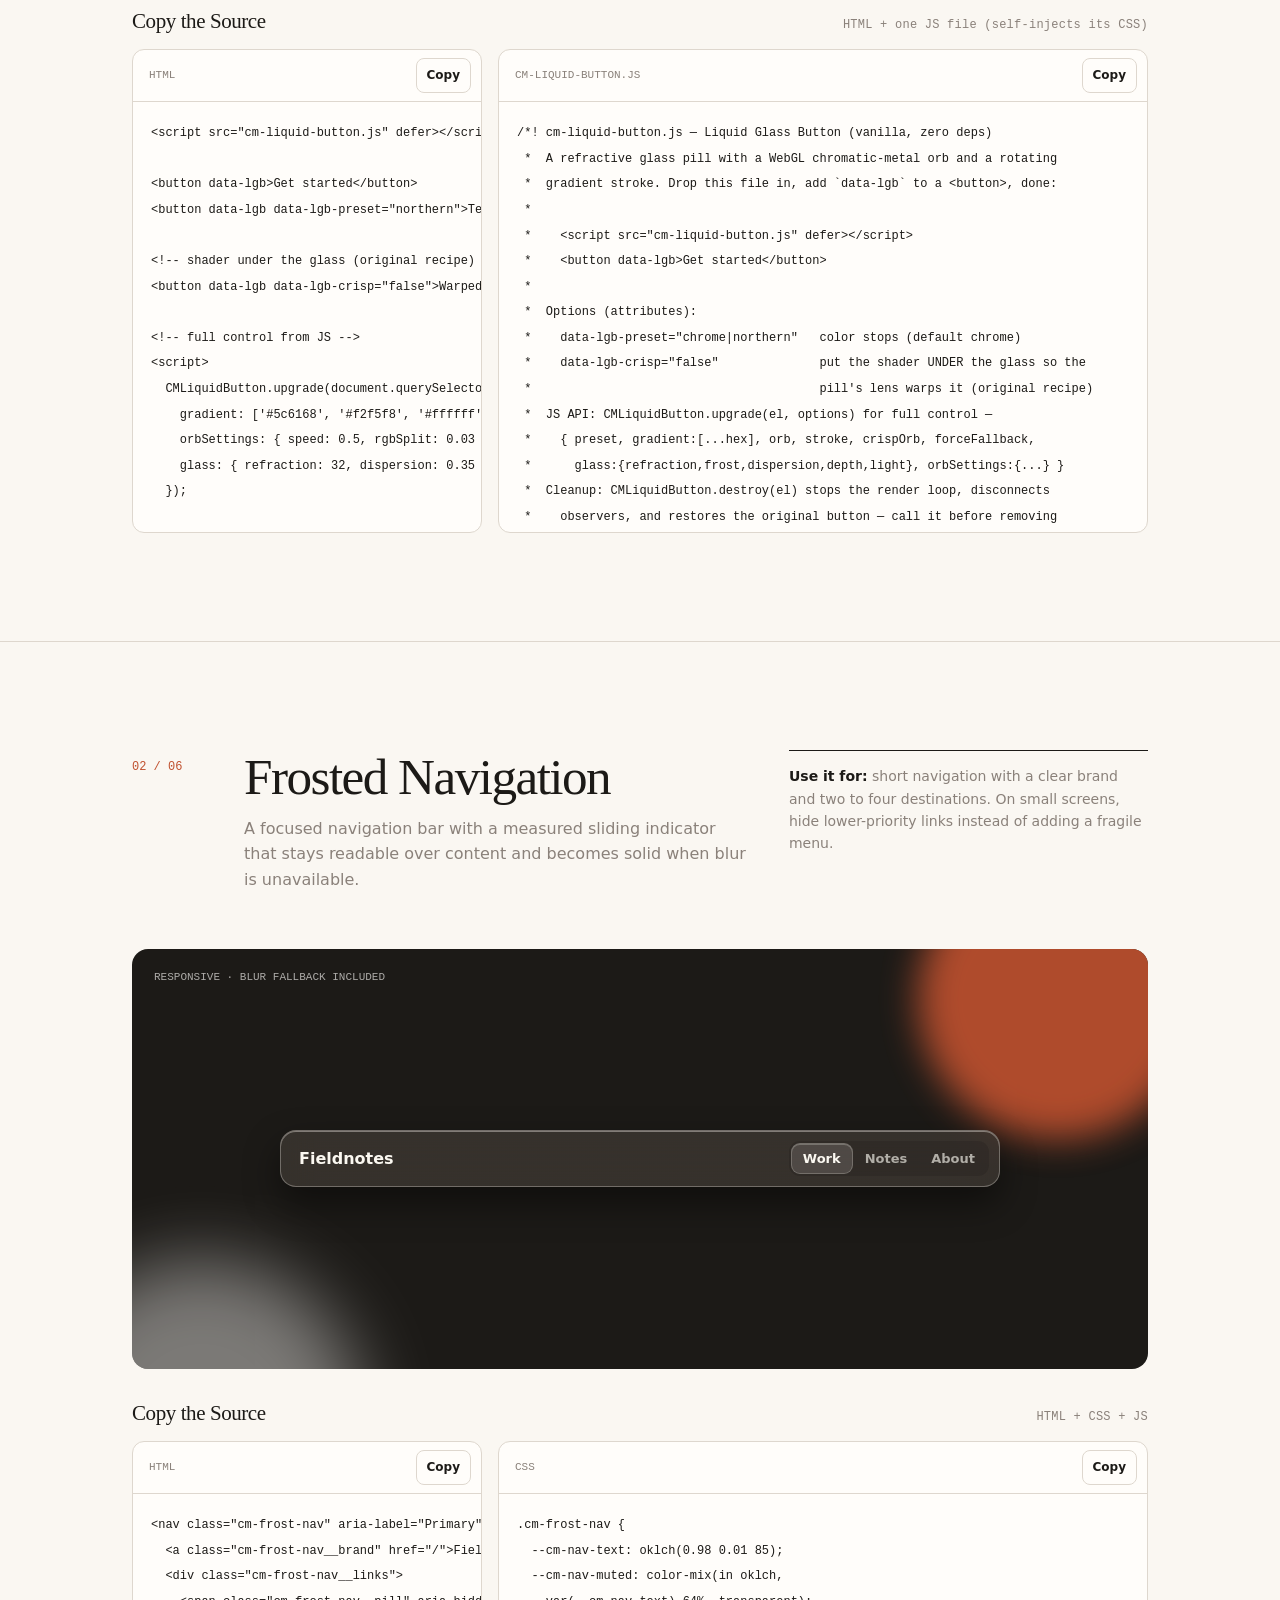
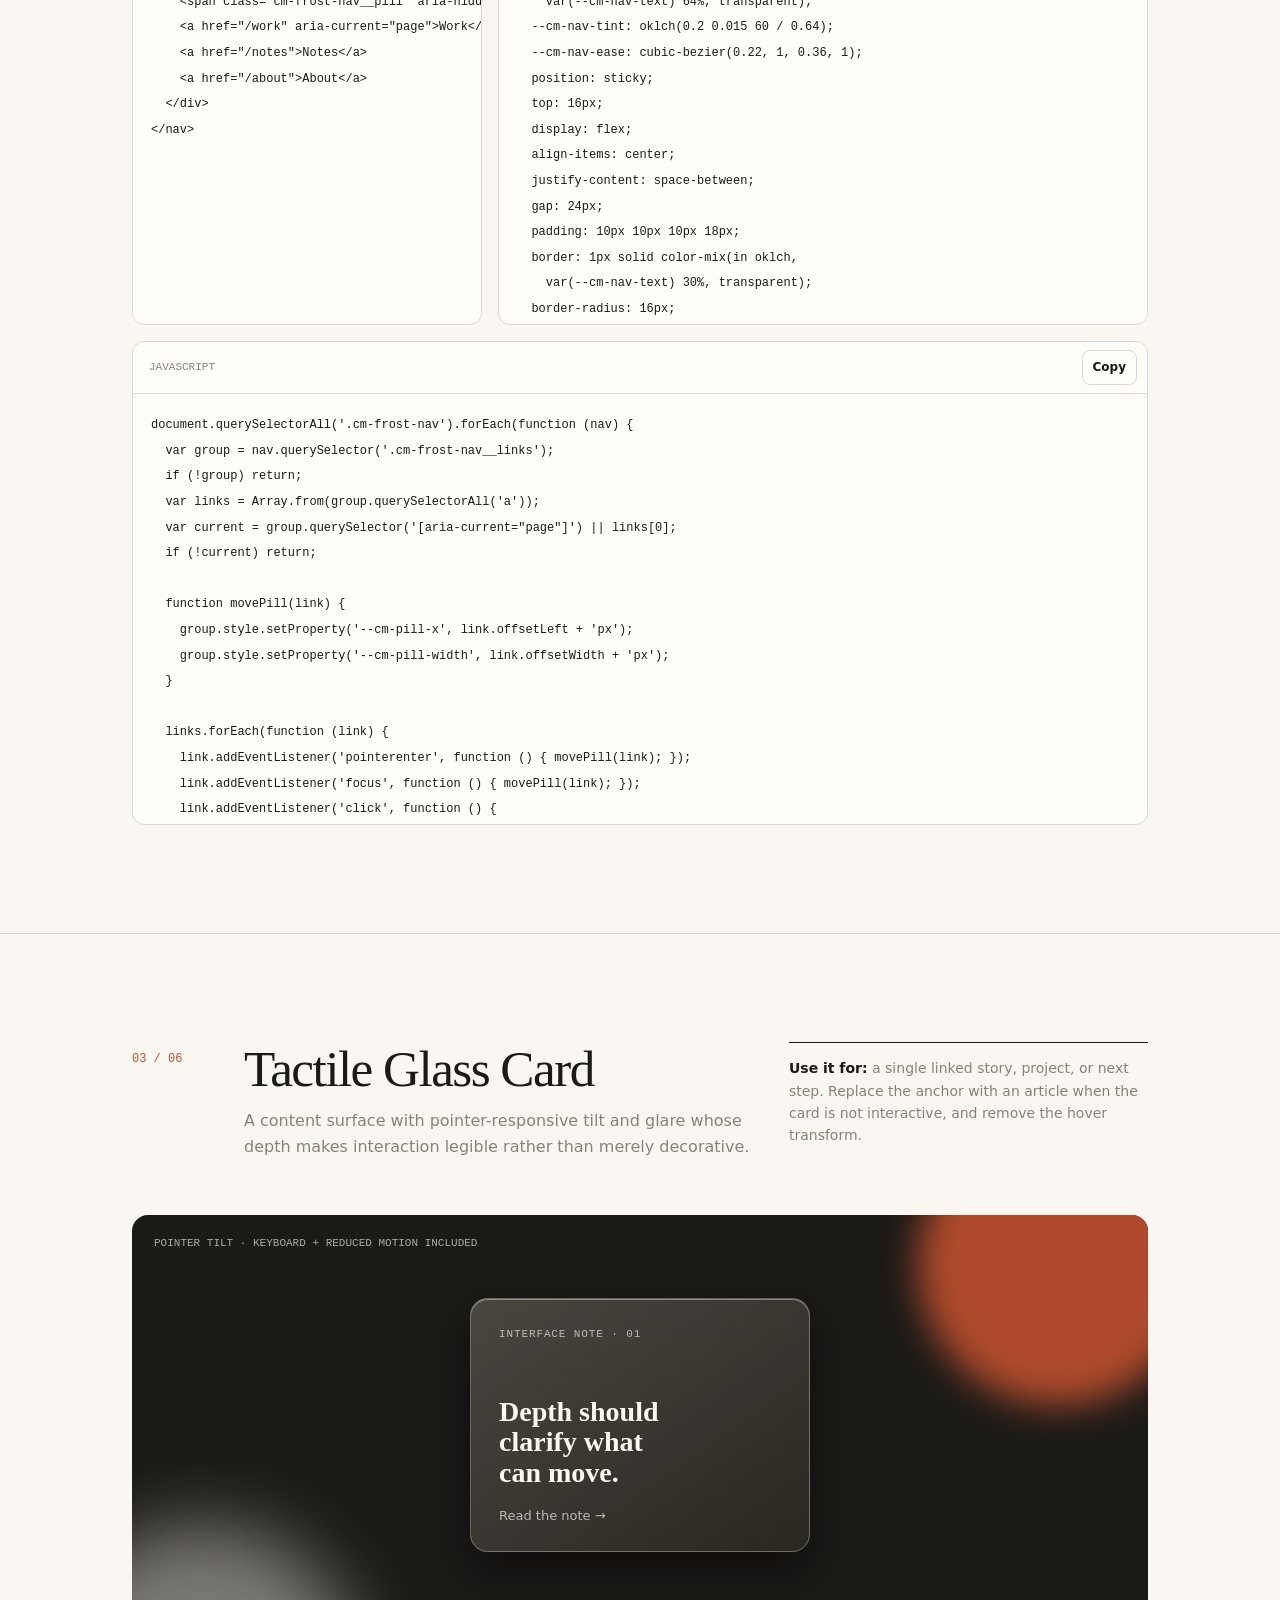
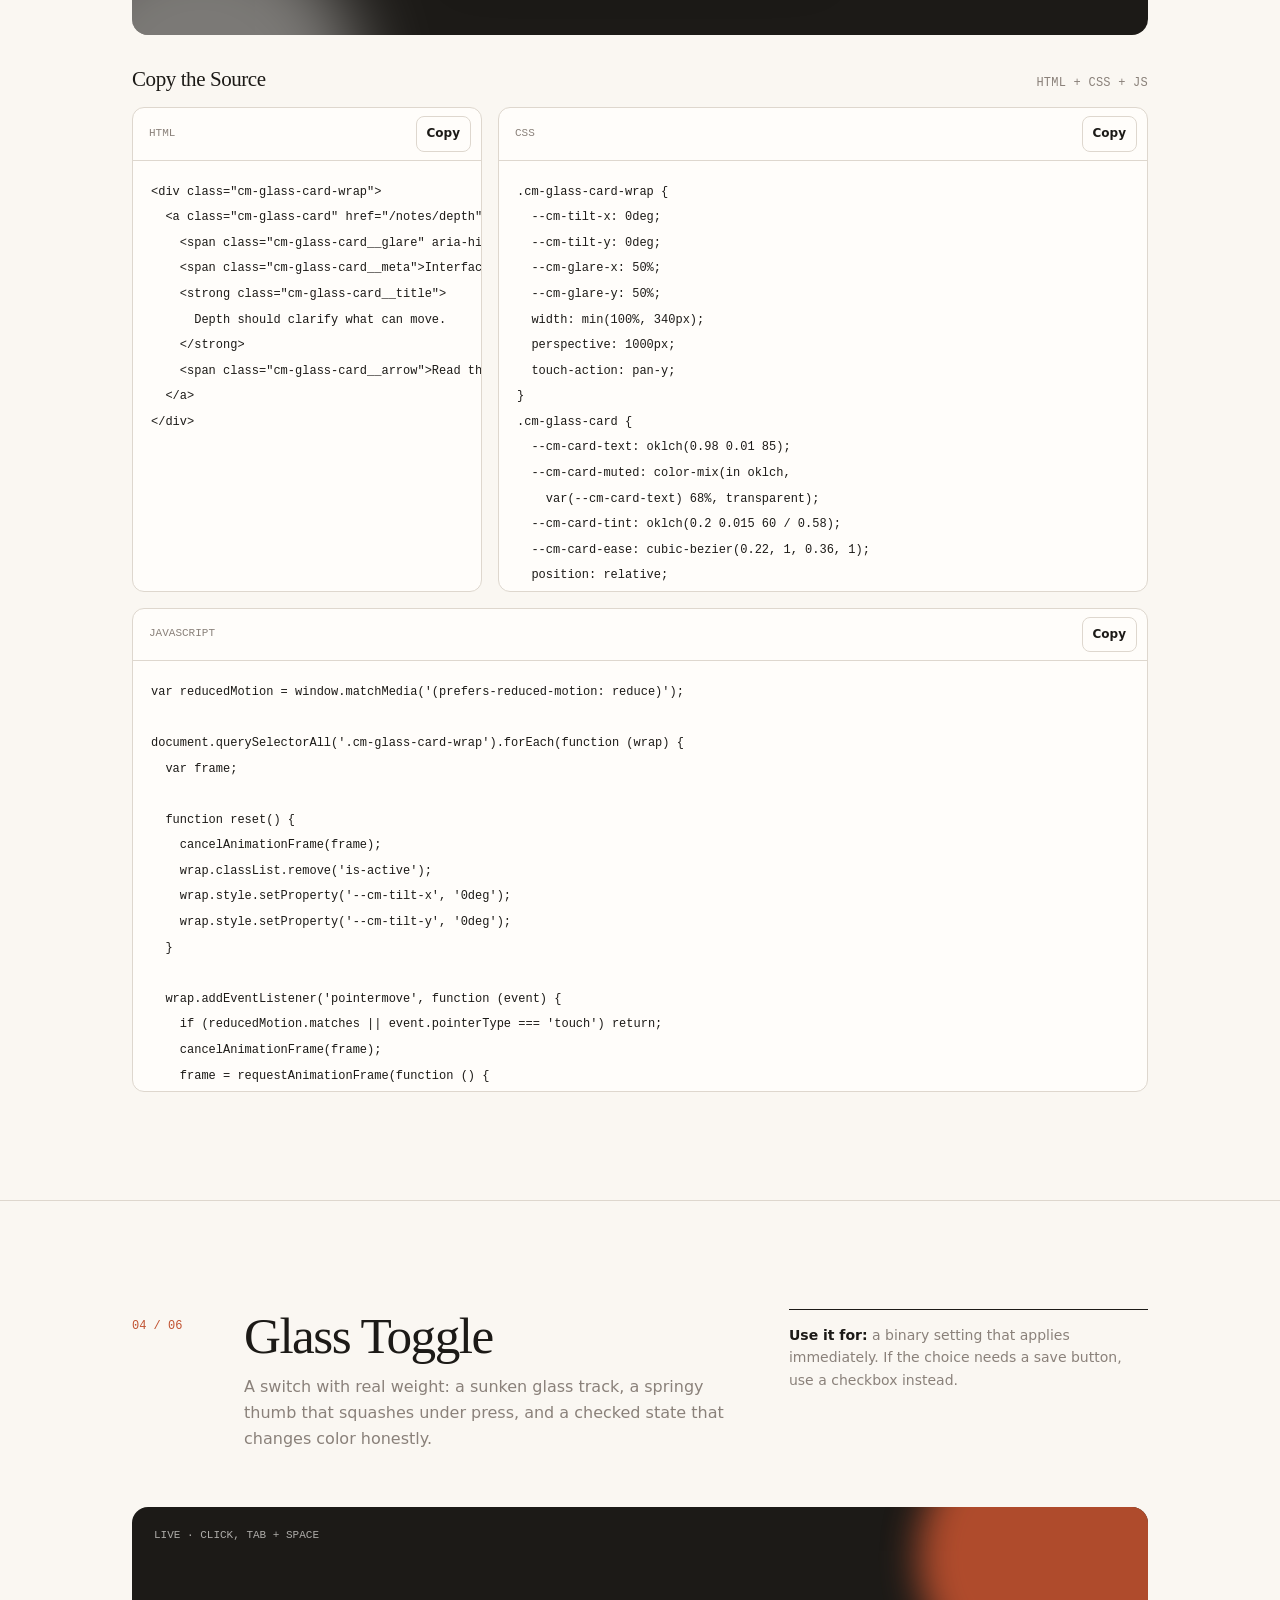
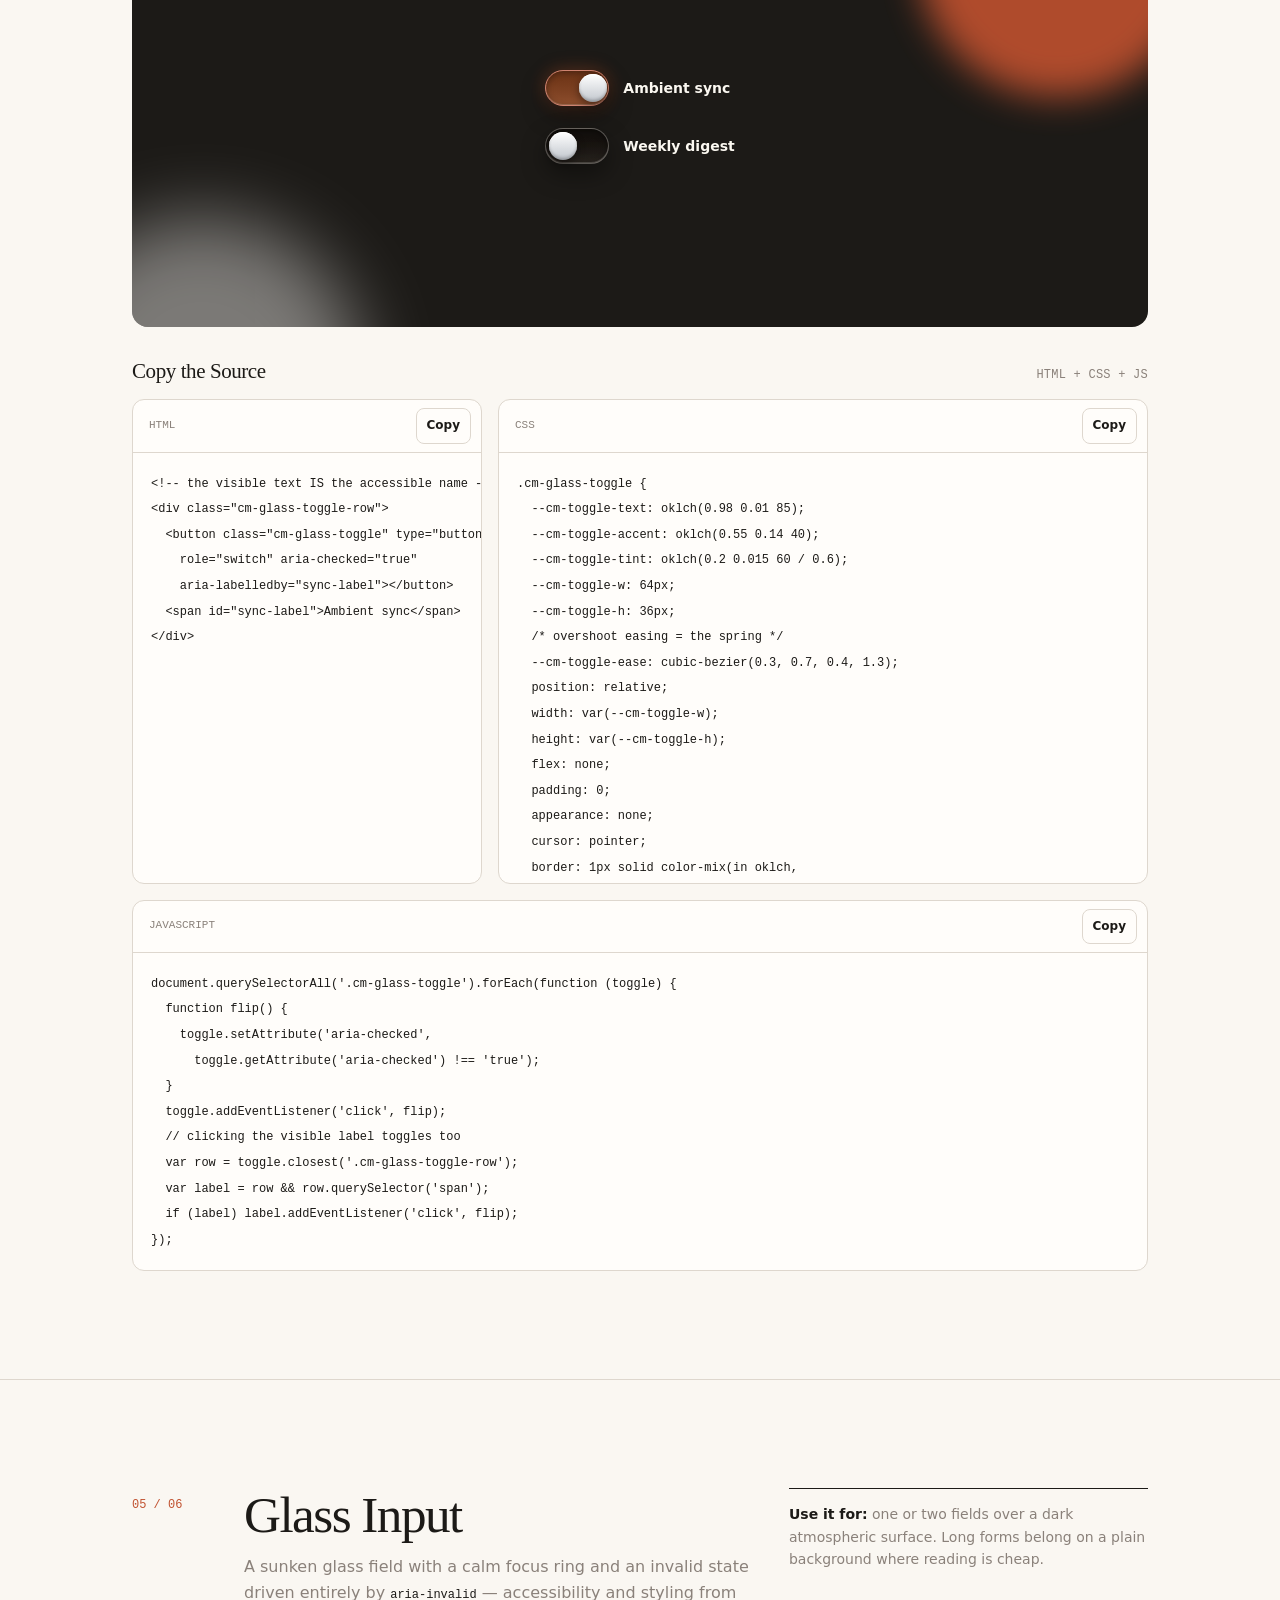
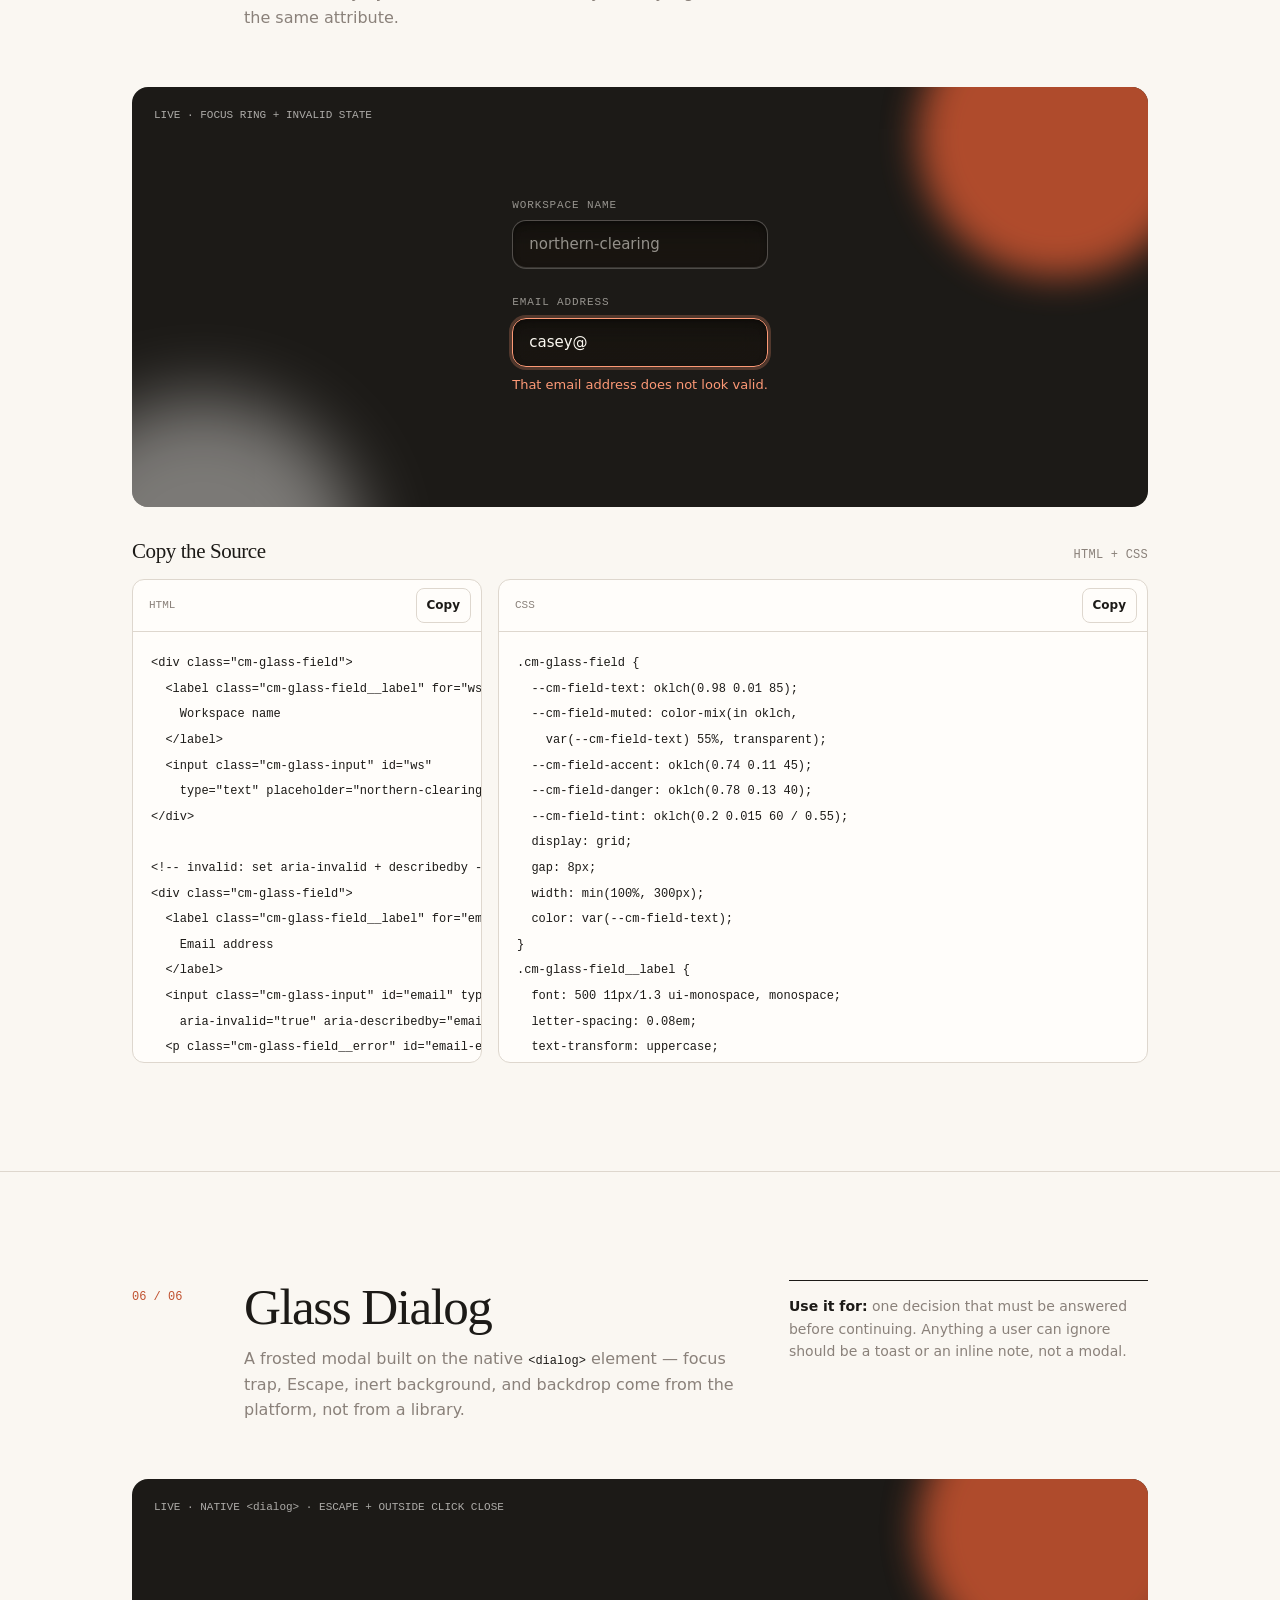
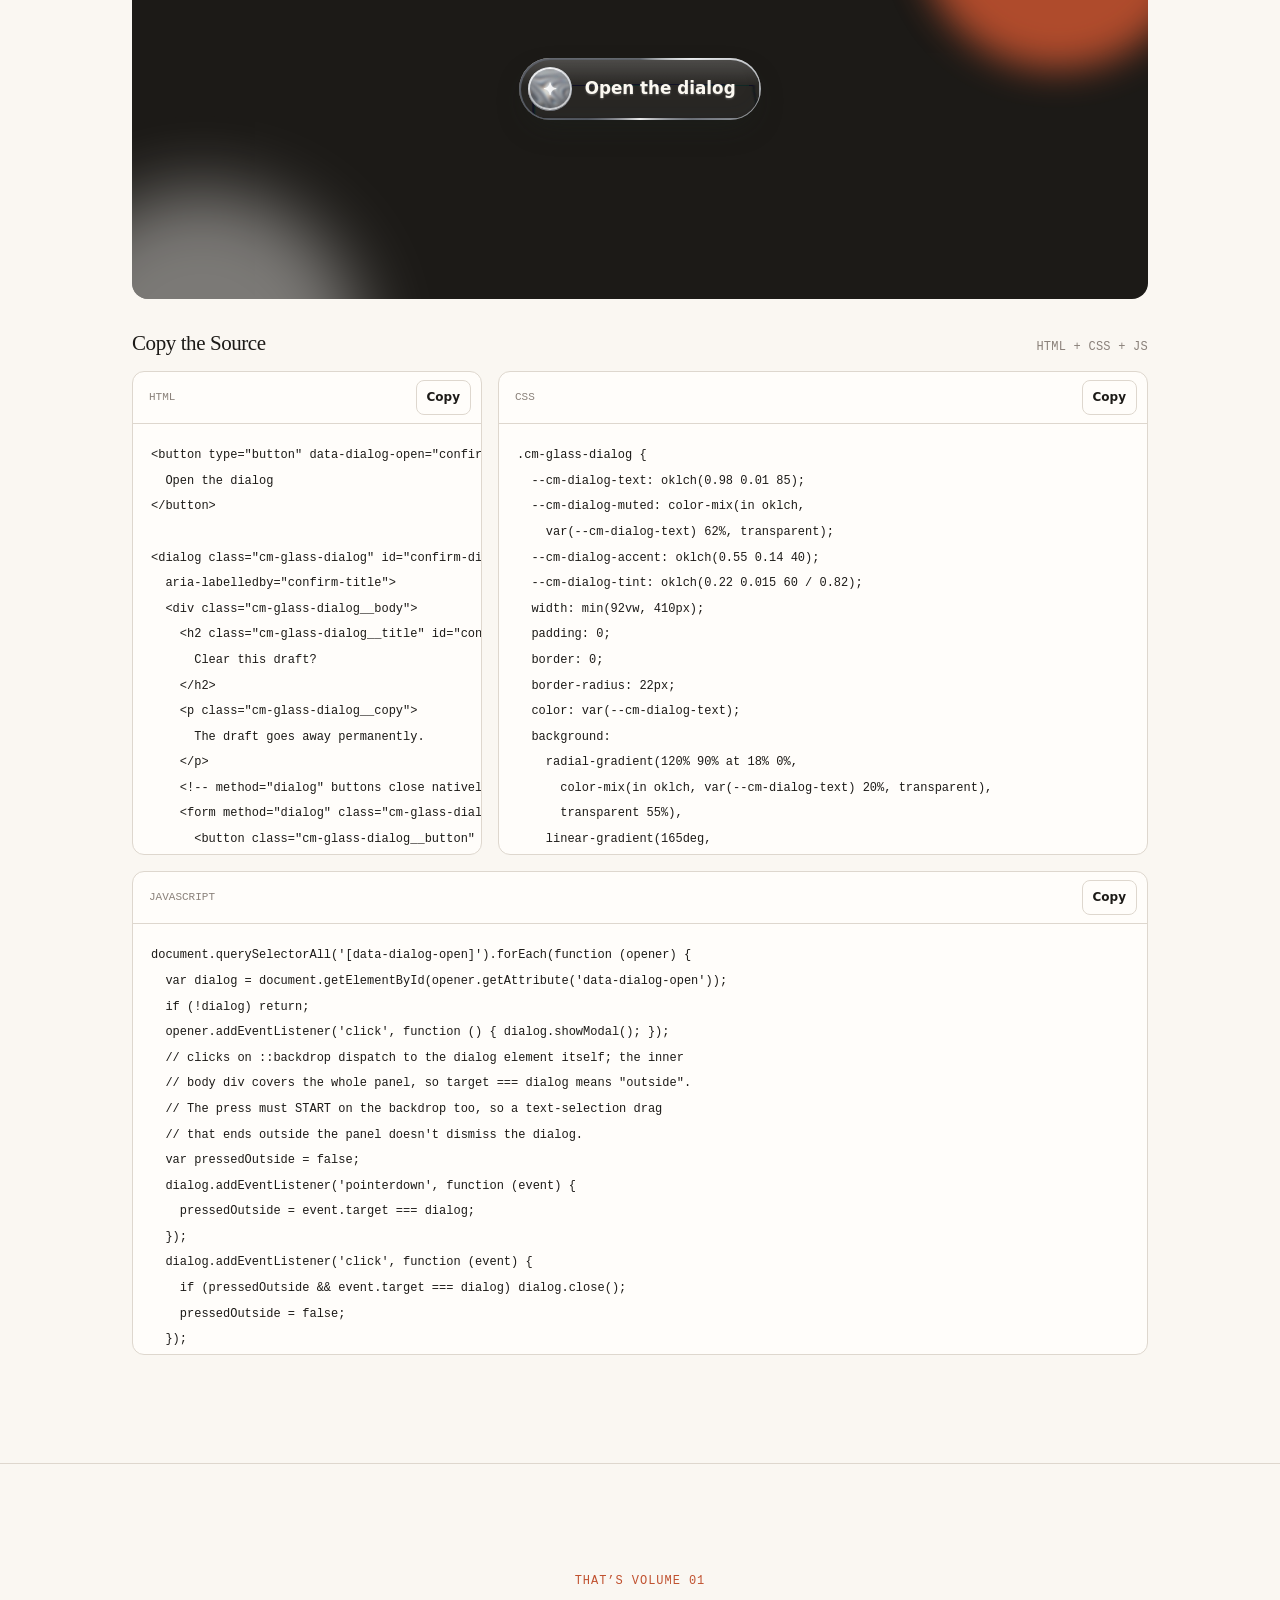
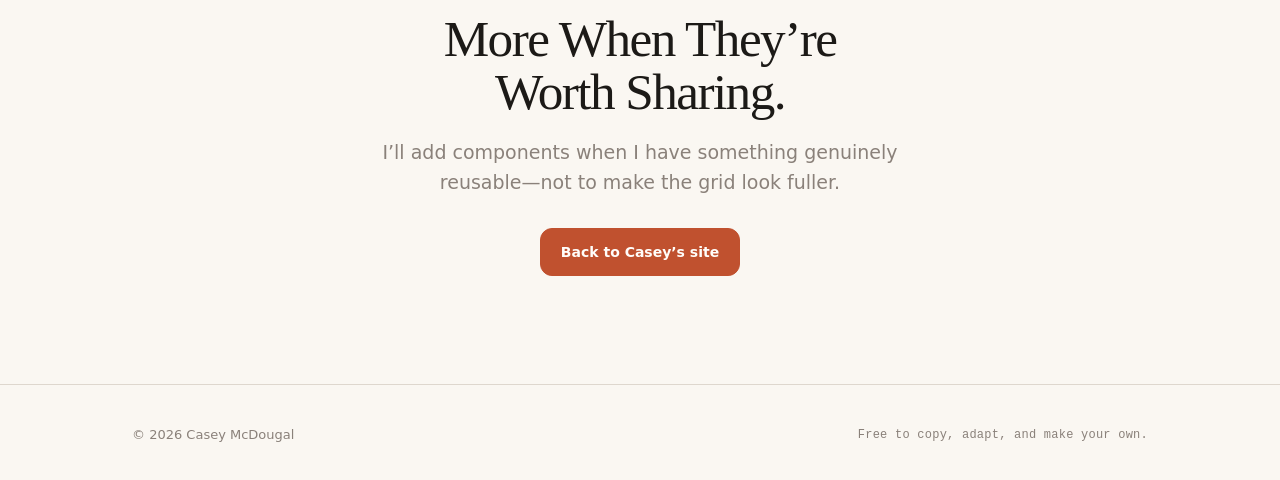
<file: library.html>
<!doctype html>
<html lang="en">
<head>
  <meta charset="utf-8">
  <meta name="viewport" content="width=device-width, initial-scale=1">
  <title>The Component Library · Casey McDougal</title>
  <meta name="description" content="A free collection of dependency-free interface components by Casey McDougal.">
  <meta name="robots" content="noindex, nofollow">
  <link rel="icon" type="image/svg+xml" href="favicon.svg?v=5">
  <script src="components/cm-liquid-button.js" defer></script>

  <style>
    :root {
      --bg: #faf7f2;
      --surface: #fffdfa;
      --fg: #1c1a17;
      --muted: #8a817a;
      --border: #ded7ce;
      --accent: #c0512f;

      --accent-soft: color-mix(in oklch, var(--accent) 12%, transparent);
      --fg-soft: color-mix(in oklch, var(--fg) 6%, transparent);
      --font-display: 'Iowan Old Style', 'Palatino Linotype', 'Book Antiqua', Palatino, Georgia, serif;
      --font-body: 'Söhne', -apple-system, BlinkMacSystemFont, 'Segoe UI', system-ui, sans-serif;
      --font-mono: 'JetBrains Mono', ui-monospace, 'SF Mono', Menlo, monospace;
      --fs-h1: clamp(48px, 7vw, 82px);
      --fs-h2: clamp(34px, 4vw, 52px);
      --fs-h3: 26px;
      --gap-sm: 12px;
      --gap-md: 20px;
      --gap-lg: 32px;
      --gap-xl: 56px;
      --gap-2xl: 96px;
      --container: 1080px;
      --gutter: 32px;
      --radius: 12px;
      --radius-lg: 16px;
    }

    *, *::before, *::after { box-sizing: border-box; }
    html { scroll-behavior: smooth; scroll-padding-top: 78px; -webkit-text-size-adjust: 100%; }
    body {
      margin: 0;
      background: var(--bg);
      color: var(--fg);
      font-family: var(--font-body);
      font-size: 16px;
      line-height: 1.6;
      text-rendering: optimizeLegibility;
      -webkit-font-smoothing: antialiased;
    }
    a { color: inherit; text-decoration: none; }
    button { font: inherit; cursor: pointer; }
    svg { display: block; }
    p { text-wrap: pretty; }
    h1, h2, h3 { text-wrap: balance; }
    ::selection { background: var(--accent-soft); }

    .skip-link {
      position: fixed;
      top: 12px;
      left: 12px;
      z-index: 100;
      padding: 10px 14px;
      background: var(--fg);
      color: var(--surface);
      transform: translateY(-160%);
    }
    .skip-link:focus { transform: translateY(0); }
    .container { width: min(100%, var(--container)); margin-inline: auto; padding-inline: var(--gutter); }
    .section { padding-block: clamp(64px, 9vw, 108px); }
    .section + .section { border-top: 1px solid var(--border); }
    .row-between { display: flex; align-items: center; justify-content: space-between; gap: var(--gap-md); }

    h1, h2, h3 { margin: 0; font-family: var(--font-display); font-weight: 500; }
    h1 { font-size: var(--fs-h1); line-height: 0.98; letter-spacing: -0.045em; }
    h2 { font-size: var(--fs-h2); line-height: 1.05; letter-spacing: -0.03em; }
    h3 { font-size: var(--fs-h3); line-height: 1.15; letter-spacing: -0.02em; }
    .lead { max-width: 60ch; margin: 0; color: var(--muted); font-size: 19px; line-height: 1.6; }
    .eyebrow {
      margin: 0 0 var(--gap-md);
      color: var(--accent);
      font-family: var(--font-mono);
      font-size: 12px;
      letter-spacing: 0.08em;
      text-transform: uppercase;
    }
    .meta { color: var(--muted); font-family: var(--font-mono); font-size: 12px; letter-spacing: 0.02em; }

    .topnav {
      position: sticky;
      top: 0;
      z-index: 30;
      border-bottom: 1px solid var(--border);
      background: var(--bg);
    }
    .topnav-inner { min-height: 64px; }
    .logo { font-family: var(--font-display); font-size: 19px; font-weight: 600; letter-spacing: -0.02em; }
    .topnav nav { display: flex; gap: clamp(16px, 3vw, 32px); }
    .topnav nav a { color: var(--muted); font-size: 14px; }
    .topnav nav a:hover { color: var(--fg); }
    a:focus-visible, button:focus-visible { outline: 2px solid var(--accent); outline-offset: 4px; }

    .hero { padding-block: clamp(100px, 15vw, 180px); }
    .hero-inner { max-width: 880px; }
    .hero h1 { max-width: 12ch; }
    .hero .lead { margin-top: 28px; }
    .hero-note { display: flex; flex-wrap: wrap; gap: 10px 22px; margin-top: 36px; }
    .hero-note span::before { content: '— '; }

    .component-entry { scroll-margin-top: 80px; }
    .component-head {
      display: grid;
      grid-template-columns: 80px minmax(0, 1fr) minmax(220px, 0.7fr);
      gap: var(--gap-lg);
      align-items: start;
      margin-bottom: var(--gap-xl);
    }
    .component-number { padding-top: 8px; color: var(--accent); font-family: var(--font-mono); font-size: 12px; }
    .component-intro { margin: 12px 0 0; color: var(--muted); font-size: 16px; }
    .usage-note { border-top: 1px solid var(--fg); padding-top: 14px; color: var(--muted); font-size: 14px; }
    .usage-note strong { color: var(--fg); }

    .demo-stage {
      position: relative;
      min-height: 420px;
      display: grid;
      place-items: center;
      overflow: hidden;
      padding: 48px;
      border-radius: var(--radius-lg);
      background: var(--fg);
      isolation: isolate;
    }
    .demo-stage::before {
      content: '';
      position: absolute;
      width: 280px;
      height: 280px;
      top: -90px;
      right: -50px;
      z-index: -1;
      border-radius: 50%;
      background: var(--accent);
      filter: blur(18px);
      opacity: 0.9;
    }
    .demo-stage::after {
      content: '';
      position: absolute;
      width: 320px;
      height: 320px;
      bottom: -210px;
      left: -90px;
      z-index: -1;
      border-radius: 50%;
      background: var(--surface);
      filter: blur(36px);
      opacity: 0.42;
    }
    .demo-label { position: absolute; top: 20px; left: 22px; color: color-mix(in oklch, var(--surface) 64%, transparent); font-family: var(--font-mono); font-size: 11px; }
    .state-row { display: flex; flex-wrap: wrap; justify-content: center; gap: 18px; }

    /* the shader button ships its own styles; the stage just sets its text color */
    .demo-stage .lgb { --lgb-text: oklch(0.98 0.01 85); }
    /* stage-only sizing; the component itself doesn't fix a width */
    .demo-stage .cm-frost-nav { width: min(100%, 720px); }

    .source-area { margin-top: var(--gap-lg); }
    .source-title { display: flex; align-items: baseline; justify-content: space-between; gap: 16px; margin-bottom: 14px; }
    .source-title h3 { font-size: 21px; }
    .source-grid { display: grid; grid-template-columns: minmax(0, 0.7fr) minmax(0, 1.3fr); gap: 16px; }
    .code-panel--wide { grid-column: 1 / -1; }
    .code-panel { min-width: 0; overflow: hidden; border: 1px solid var(--border); border-radius: var(--radius); background: var(--surface); }
    .code-head { min-height: 46px; padding: 8px 10px 8px 16px; border-bottom: 1px solid var(--border); }
    .code-head span { color: var(--muted); font-family: var(--font-mono); font-size: 11px; text-transform: uppercase; }
    .copy-button {
      padding: 7px 10px;
      border: 1px solid var(--border);
      border-radius: 8px;
      background: transparent;
      color: var(--fg);
      font-size: 12px;
      font-weight: 600;
    }
    .copy-button:hover { border-color: var(--fg); background: var(--fg-soft); }
    pre { max-height: 430px; margin: 0; overflow: auto; padding: 18px; tab-size: 2; }
    code { color: var(--fg); font-family: var(--font-mono); font-size: 12px; line-height: 1.7; }

    .closing { text-align: center; }
    .closing-inner { max-width: 660px; }
    .closing .lead { margin: 18px auto 30px; }
    .btn {
      display: inline-flex;
      align-items: center;
      justify-content: center;
      min-height: 48px;
      padding: 12px 20px;
      border: 1px solid var(--accent);
      border-radius: var(--radius);
      background: var(--accent);
      color: var(--surface);
      font-size: 14px;
      font-weight: 650;
    }
    .btn:hover { background: color-mix(in oklch, var(--accent) 88%, var(--fg)); }
    .pagefoot { padding-block: 40px; border-top: 1px solid var(--border); color: var(--muted); font-size: 13px; }

    @media (max-width: 820px) {
      .component-head { grid-template-columns: 54px 1fr; }
      .usage-note { grid-column: 2; }
      .source-grid { grid-template-columns: 1fr; }
    }
    @media (max-width: 640px) {
      :root { --gutter: 20px; }
      .topnav nav a:not(:last-child) { display: none; }
      .hero { padding-block: 96px 104px; }
      .component-head { grid-template-columns: 1fr; gap: 14px; }
      .component-number { padding-top: 0; }
      .usage-note { grid-column: 1; margin-top: 12px; }
      .demo-stage { min-height: 340px; padding: 32px 18px; }
      .demo-stage .cm-frost-nav { gap: 14px; padding-left: 14px; }
      .pagefoot .row-between { align-items: flex-start; flex-direction: column; }
    }
    @media (prefers-reduced-motion: reduce) {
      html { scroll-behavior: auto; }
      *, *::before, *::after { scroll-behavior: auto !important; transition: none !important; }
    }
  </style>

  <!-- Component styles. Each block below IS the live stylesheet for its demo
       AND the exact text shown in its "Copy the Source" panel (a loader at
       the end of <body> mirrors textContent into the panels), so the copy
       can never drift from what the page runs. -->

  <style data-code="nav-css">
.cm-frost-nav {
  --cm-nav-text: oklch(0.98 0.01 85);
  --cm-nav-muted: color-mix(in oklch,
    var(--cm-nav-text) 64%, transparent);
  --cm-nav-tint: oklch(0.2 0.015 60 / 0.64);
  --cm-nav-ease: cubic-bezier(0.22, 1, 0.36, 1);
  position: sticky;
  top: 16px;
  display: flex;
  align-items: center;
  justify-content: space-between;
  gap: 24px;
  padding: 10px 10px 10px 18px;
  border: 1px solid color-mix(in oklch,
    var(--cm-nav-text) 30%, transparent);
  border-radius: 16px;
  color: var(--cm-nav-text);
  background: linear-gradient(
    color-mix(in oklch, var(--cm-nav-text) 12%, transparent),
    color-mix(in oklch, var(--cm-nav-text) 12%, transparent)),
    var(--cm-nav-tint);
  box-shadow:
    inset 0 1px 0 color-mix(in oklch,
      var(--cm-nav-text) 38%, transparent),
    0 16px 36px oklch(0.08 0.01 60 / 0.46);
  backdrop-filter: blur(18px) saturate(1.3);
  -webkit-backdrop-filter: blur(18px) saturate(1.3);
}
.cm-frost-nav__brand {
  color: inherit;
  font: 700 16px/1.2 system-ui, sans-serif;
  text-decoration: none;
}
.cm-frost-nav__links {
  position: relative;
  display: flex;
  align-items: center;
  padding: 2px;
  border-radius: 11px;
  background: color-mix(in oklch, black 12%, transparent);
}
.cm-frost-nav__pill {
  position: absolute;
  inset-block: 2px;
  left: 0;
  width: var(--cm-pill-width, 0);
  border: 1px solid color-mix(in oklch,
    var(--cm-nav-text) 22%, transparent);
  border-radius: 9px;
  background: color-mix(in oklch,
    var(--cm-nav-text) 15%, transparent);
  box-shadow: inset 0 1px 0 color-mix(in oklch,
    var(--cm-nav-text) 24%, transparent);
  transform: translateX(var(--cm-pill-x, 0));
  transition: width 250ms var(--cm-nav-ease),
    transform 250ms var(--cm-nav-ease);
}
.cm-frost-nav__links a {
  position: relative;
  z-index: 1;
  padding: 8px 12px;
  border-radius: 9px;
  color: var(--cm-nav-muted);
  font: 550 13px/1.2 system-ui, sans-serif;
  text-decoration: none;
  transition: color 150ms ease;
}
.cm-frost-nav__links a:hover,
.cm-frost-nav__links a:focus-visible,
.cm-frost-nav__links a[aria-current="page"] {
  color: var(--cm-nav-text);
}
.cm-frost-nav__links a:focus-visible {
  outline: 2px solid var(--cm-nav-text);
  outline-offset: -2px;
}

@supports not ((backdrop-filter: blur(1px)) or
  (-webkit-backdrop-filter: blur(1px))) {
  .cm-frost-nav { background: oklch(0.22 0.01 60); }
}

@media (prefers-reduced-motion: reduce) {
  .cm-frost-nav__pill,
  .cm-frost-nav__links a { transition: none; }
}

@media (max-width: 520px) {
  .cm-frost-nav__links a:last-child { display: none; }
}
  </style>

  <style data-code="card-css">
.cm-glass-card-wrap {
  --cm-tilt-x: 0deg;
  --cm-tilt-y: 0deg;
  --cm-glare-x: 50%;
  --cm-glare-y: 50%;
  width: min(100%, 340px);
  perspective: 1000px;
  touch-action: pan-y;
}
.cm-glass-card {
  --cm-card-text: oklch(0.98 0.01 85);
  --cm-card-muted: color-mix(in oklch,
    var(--cm-card-text) 68%, transparent);
  --cm-card-tint: oklch(0.2 0.015 60 / 0.58);
  --cm-card-ease: cubic-bezier(0.22, 1, 0.36, 1);
  position: relative;
  display: block;
  overflow: hidden;
  padding: 28px;
  border: 1px solid color-mix(in oklch,
    var(--cm-card-text) 28%, transparent);
  border-radius: 18px;
  color: var(--cm-card-text);
  background: linear-gradient(145deg,
    color-mix(in oklch, var(--cm-card-text) 21%, transparent),
    color-mix(in oklch, var(--cm-card-text) 7%, transparent)),
    var(--cm-card-tint);
  box-shadow:
    inset 0 1px 0 color-mix(in oklch,
      var(--cm-card-text) 40%, transparent),
    0 18px 40px oklch(0.08 0.01 60 / 0.5);
  backdrop-filter: blur(18px) saturate(1.2);
  -webkit-backdrop-filter: blur(18px) saturate(1.2);
  text-decoration: none;
  transform: rotateX(var(--cm-tilt-x)) rotateY(var(--cm-tilt-y));
  transform-style: preserve-3d;
  transition: transform 700ms var(--cm-card-ease),
    box-shadow 250ms var(--cm-card-ease);
}
/* while the pointer drives the tilt, track it tightly;
   the long 700ms ease is for settling back to rest */
.cm-glass-card-wrap.is-active .cm-glass-card {
  transition-duration: 120ms, 250ms;
}
/* promote to a layer only while the pointer can drive the
   tilt; will-change left on at rest costs memory for nothing */
.cm-glass-card-wrap:hover .cm-glass-card,
.cm-glass-card-wrap.is-active .cm-glass-card {
  will-change: transform;
}
.cm-glass-card:hover {
  box-shadow:
    inset 0 1px 0 color-mix(in oklch,
      var(--cm-card-text) 52%, transparent),
    0 28px 54px oklch(0.08 0.01 60 / 0.58);
}
.cm-glass-card:active { scale: 0.985; }
.cm-glass-card:focus-visible {
  outline: 2px solid var(--cm-card-text);
  outline-offset: 5px;
}
.cm-glass-card__glare {
  position: absolute;
  inset: 0;
  pointer-events: none;
  opacity: 0;
  background: radial-gradient(circle at
    var(--cm-glare-x) var(--cm-glare-y),
    color-mix(in oklch, var(--cm-card-text) 34%, transparent),
    transparent 44%);
  mix-blend-mode: screen;
  transition: opacity 300ms ease;
}
.cm-glass-card-wrap.is-active .cm-glass-card__glare { opacity: 0.72; }
.cm-glass-card__meta,
.cm-glass-card__title,
.cm-glass-card__arrow {
  position: relative;
  z-index: 1;
  transform: translateZ(22px);
}
.cm-glass-card__meta {
  display: block;
  margin-bottom: 56px;
  color: var(--cm-card-muted);
  font: 500 11px/1.3 ui-monospace, monospace;
  letter-spacing: 0.08em;
  text-transform: uppercase;
}
.cm-glass-card__title {
  display: block;
  max-width: 12ch;
  font: 600 28px/1.08 Georgia, serif;
}
.cm-glass-card__arrow {
  display: block;
  width: max-content;
  margin-top: 20px;
  color: var(--cm-card-muted);
  font: 500 13px/1.2 system-ui, sans-serif;
  transition: color 150ms ease, transform 350ms var(--cm-card-ease);
}
.cm-glass-card:hover .cm-glass-card__arrow {
  color: var(--cm-card-text);
  transform: translate3d(3px, 0, 22px);
}

@supports not ((backdrop-filter: blur(1px)) or
  (-webkit-backdrop-filter: blur(1px))) {
  .cm-glass-card { background: oklch(0.24 0.015 60); }
}

@media (prefers-reduced-motion: reduce) {
  .cm-glass-card { transition: none; }
  .cm-glass-card,
  .cm-glass-card:hover { transform: none; }
  .cm-glass-card__glare { display: none; }
}
  </style>

  <style data-code="toggle-css">
.cm-glass-toggle {
  --cm-toggle-text: oklch(0.98 0.01 85);
  --cm-toggle-accent: oklch(0.55 0.14 40);
  --cm-toggle-tint: oklch(0.2 0.015 60 / 0.6);
  --cm-toggle-w: 64px;
  --cm-toggle-h: 36px;
  /* overshoot easing = the spring */
  --cm-toggle-ease: cubic-bezier(0.3, 0.7, 0.4, 1.3);
  position: relative;
  width: var(--cm-toggle-w);
  height: var(--cm-toggle-h);
  flex: none;
  padding: 0;
  appearance: none;
  cursor: pointer;
  border: 1px solid color-mix(in oklch,
    var(--cm-toggle-text) 30%, transparent);
  border-radius: 999px;
  background: linear-gradient(180deg,
    color-mix(in oklch, black 30%, transparent),
    color-mix(in oklch, var(--cm-toggle-text) 6%, transparent)),
    var(--cm-toggle-tint);
  box-shadow:
    inset 0 2px 6px color-mix(in oklch, black 40%, transparent),
    inset 0 -1px 0 color-mix(in oklch,
      var(--cm-toggle-text) 18%, transparent),
    0 10px 24px oklch(0.08 0.01 60 / 0.4);
  backdrop-filter: blur(12px) saturate(1.2);
  -webkit-backdrop-filter: blur(12px) saturate(1.2);
  transition: background 180ms ease, border-color 180ms ease,
    box-shadow 220ms ease;
}
/* invisible hit-area extension: the track stays 36px tall
   visually, but the touch target clears 44px */
.cm-glass-toggle::before {
  content: '';
  position: absolute;
  inset: -8px -4px;
}
.cm-glass-toggle::after {
  content: '';
  position: absolute;
  top: 3px;
  left: 3px;
  width: calc(var(--cm-toggle-h) - 8px);
  height: calc(var(--cm-toggle-h) - 8px);
  border-radius: 50%;
  background: linear-gradient(180deg,
    #ffffff, #cfd3d8 78%, #b9bec5);
  box-shadow: inset 0 1px 0 #fff,
    inset 0 -2px 3px rgba(0,0,0,0.22),
    0 3px 8px rgba(0,0,0,0.45);
  transition: transform 320ms var(--cm-toggle-ease),
    width 320ms var(--cm-toggle-ease);
}
.cm-glass-toggle[aria-checked="true"] {
  border-color: color-mix(in oklch,
    var(--cm-toggle-accent) 70%, white);
  background: linear-gradient(180deg,
    color-mix(in oklch, black 16%, transparent),
    color-mix(in oklch, var(--cm-toggle-text) 8%, transparent)),
    color-mix(in oklch, var(--cm-toggle-accent) 72%,
      oklch(0.2 0.015 60));
  /* accent glow energizes the "on" state */
  box-shadow:
    inset 0 2px 6px color-mix(in oklch, black 34%, transparent),
    inset 0 -1px 0 color-mix(in oklch,
      var(--cm-toggle-text) 18%, transparent),
    0 10px 24px oklch(0.08 0.01 60 / 0.4),
    0 0 18px color-mix(in oklch,
      var(--cm-toggle-accent) 45%, transparent);
}
.cm-glass-toggle[aria-checked="true"]::after {
  transform: translateX(
    calc(var(--cm-toggle-w) - var(--cm-toggle-h) + 2px));
}
/* press squash: thumb stretches toward the direction
   of travel while held, same spring as the slide */
.cm-glass-toggle:active::after {
  width: calc(var(--cm-toggle-h) - 2px);
}
/* pressed while checked: pin the right edge so the
   stretch grows inward, not past the track */
.cm-glass-toggle[aria-checked="true"]:active::after {
  transform: translateX(
    calc(var(--cm-toggle-w) - var(--cm-toggle-h) - 4px));
}
.cm-glass-toggle:focus-visible {
  outline: 2px solid var(--cm-toggle-text);
  outline-offset: 4px;
}
.cm-glass-toggle-row {
  display: flex;
  align-items: center;
  gap: 14px;
  color: oklch(0.98 0.01 85);
  font: 550 14px/1.2 system-ui, sans-serif;
}
.cm-glass-toggle-row span { cursor: pointer; user-select: none; }

@supports not ((backdrop-filter: blur(1px)) or
  (-webkit-backdrop-filter: blur(1px))) {
  .cm-glass-toggle { background: oklch(0.24 0.015 60); }
}

@media (prefers-reduced-motion: reduce) {
  .cm-glass-toggle::after { transition: none; }
}
  </style>

  <style data-code="input-css">
.cm-glass-field {
  --cm-field-text: oklch(0.98 0.01 85);
  --cm-field-muted: color-mix(in oklch,
    var(--cm-field-text) 55%, transparent);
  --cm-field-accent: oklch(0.74 0.11 45);
  --cm-field-danger: oklch(0.78 0.13 40);
  --cm-field-tint: oklch(0.2 0.015 60 / 0.55);
  display: grid;
  gap: 8px;
  width: min(100%, 300px);
  color: var(--cm-field-text);
}
.cm-glass-field__label {
  font: 500 11px/1.3 ui-monospace, monospace;
  letter-spacing: 0.08em;
  text-transform: uppercase;
  color: var(--cm-field-muted);
  transition: color 200ms ease;
}
/* label lights up while the field is focused */
.cm-glass-field:focus-within .cm-glass-field__label {
  color: var(--cm-field-accent);
}
.cm-glass-field:focus-within:has(
  .cm-glass-input[aria-invalid="true"]) .cm-glass-field__label {
  color: var(--cm-field-danger);
}
.cm-glass-input {
  width: 100%;
  padding: 13px 16px;
  border: 1px solid color-mix(in oklch,
    var(--cm-field-text) 26%, transparent);
  border-radius: 14px;
  background: linear-gradient(180deg,
    color-mix(in oklch, black 26%, transparent),
    color-mix(in oklch, black 8%, transparent) 55%),
    var(--cm-field-tint);
  color: var(--cm-field-text);
  font: 400 15px/1.4 system-ui, sans-serif;
  box-shadow:
    inset 0 2px 6px color-mix(in oklch, black 38%, transparent),
    inset 0 -1px 0 color-mix(in oklch,
      var(--cm-field-text) 16%, transparent);
  backdrop-filter: blur(12px) saturate(1.2);
  -webkit-backdrop-filter: blur(12px) saturate(1.2);
  transition: border-color 200ms ease, box-shadow 200ms ease;
}
.cm-glass-input::placeholder { color: var(--cm-field-muted); }
/* a filled field earns a slightly brighter edge */
.cm-glass-input:not(:placeholder-shown) {
  border-color: color-mix(in oklch,
    var(--cm-field-text) 40%, transparent);
}
.cm-glass-input:focus {
  outline: 0;
  border-color: color-mix(in oklch,
    var(--cm-field-text) 62%, transparent);
  box-shadow:
    inset 0 2px 6px color-mix(in oklch, black 38%, transparent),
    0 0 0 3px color-mix(in oklch,
      var(--cm-field-text) 18%, transparent);
}
/* Chrome's opaque autofill yellow would flood the glass; the
   absurdly long transition defers that repaint indefinitely */
.cm-glass-input:-webkit-autofill,
.cm-glass-input:-webkit-autofill:hover,
.cm-glass-input:-webkit-autofill:focus {
  -webkit-text-fill-color: var(--cm-field-text);
  caret-color: var(--cm-field-text);
  transition: background-color 9999999s ease-in-out 0s,
    border-color 200ms ease, box-shadow 200ms ease;
}
.cm-glass-input[aria-invalid="true"] {
  border-color: var(--cm-field-danger);
  box-shadow:
    inset 0 2px 6px color-mix(in oklch, black 38%, transparent),
    0 0 0 3px color-mix(in oklch,
      var(--cm-field-danger) 24%, transparent);
}
.cm-glass-field__error {
  display: none;
  margin: 0;
  color: var(--cm-field-danger);
  font-size: 13px;
}
.cm-glass-input[aria-invalid="true"] ~ .cm-glass-field__error {
  display: block;
  animation: cm-field-error-in 260ms cubic-bezier(0.22, 1, 0.36, 1);
}
@keyframes cm-field-error-in {
  from { opacity: 0; transform: translateY(-4px); }
}

@supports not ((backdrop-filter: blur(1px)) or
  (-webkit-backdrop-filter: blur(1px))) {
  .cm-glass-input { background: oklch(0.24 0.015 60); }
}

@media (prefers-reduced-motion: reduce) {
  .cm-glass-field__error { animation: none; }
}
  </style>

  <style data-code="dialog-css">
.cm-glass-dialog {
  --cm-dialog-text: oklch(0.98 0.01 85);
  --cm-dialog-muted: color-mix(in oklch,
    var(--cm-dialog-text) 62%, transparent);
  --cm-dialog-accent: oklch(0.55 0.14 40);
  --cm-dialog-tint: oklch(0.22 0.015 60 / 0.82);
  width: min(92vw, 410px);
  padding: 0;
  border: 0;
  border-radius: 22px;
  color: var(--cm-dialog-text);
  background:
    radial-gradient(120% 90% at 18% 0%,
      color-mix(in oklch, var(--cm-dialog-text) 20%, transparent),
      transparent 55%),
    linear-gradient(165deg,
      color-mix(in oklch, var(--cm-dialog-text) 14%, transparent),
      color-mix(in oklch, var(--cm-dialog-text) 5%, transparent)),
    var(--cm-dialog-tint);
  box-shadow:
    inset 0 1px 0 color-mix(in oklch,
      var(--cm-dialog-text) 42%, transparent),
    inset 0 -14px 30px color-mix(in oklch,
      black 22%, transparent),
    0 34px 90px oklch(0.08 0.01 60 / 0.65),
    0 0 70px color-mix(in oklch,
      var(--cm-dialog-accent) 16%, transparent);
  backdrop-filter: blur(18px) saturate(1.25);
  -webkit-backdrop-filter: blur(18px) saturate(1.25);
  /* the closed state doubles as the exit-animation target:
     display + overlay transition with allow-discrete keeps the
     panel visible while it fades out, instead of a hard cut */
  opacity: 0;
  transform: translateY(12px) scale(0.96);
  filter: blur(6px);
  transition:
    opacity 200ms ease,
    transform 200ms ease,
    filter 200ms ease,
    display 200ms allow-discrete,
    overlay 200ms allow-discrete;
}
.cm-glass-dialog[open] {
  opacity: 1;
  transform: none;
  filter: none;
  /* the entrance rides the same transition, longer and springier */
  transition-duration: 460ms;
  transition-timing-function: cubic-bezier(0.26, 1.2, 0.4, 1);
}
/* where the entrance starts on the frame [open] lands */
@starting-style {
  .cm-glass-dialog[open] {
    opacity: 0;
    transform: translateY(22px) scale(0.92);
    filter: blur(8px);
  }
}
/* bezel ring: masked 1.5px band with its own
   backdrop-filter, so the edge samples and brightens
   whatever sits behind the dialog */
.cm-glass-dialog::before {
  content: '';
  position: absolute;
  inset: 0;
  border-radius: inherit;
  padding: 1.5px;
  pointer-events: none;
  -webkit-mask: linear-gradient(#000 0 0) content-box,
    linear-gradient(#000 0 0);
  -webkit-mask-composite: xor;
  mask: linear-gradient(#000 0 0) content-box,
    linear-gradient(#000 0 0);
  mask-composite: exclude;
  background: linear-gradient(165deg,
    color-mix(in oklch, var(--cm-dialog-text) 85%, transparent),
    color-mix(in oklch,
      var(--cm-dialog-text) 22%, transparent) 45%,
    color-mix(in oklch, var(--cm-dialog-text) 55%, transparent));
  -webkit-backdrop-filter: blur(4px) brightness(1.5)
    saturate(1.3);
  backdrop-filter: blur(4px) brightness(1.5) saturate(1.3);
}
/* specular sheen across the top edge */
.cm-glass-dialog::after {
  content: '';
  position: absolute;
  inset: 0 0 60%;
  border-radius: 22px 22px 0 0;
  pointer-events: none;
  background: radial-gradient(140% 100% at 50% -30%,
    color-mix(in oklch, var(--cm-dialog-text) 26%, transparent),
    transparent 62%);
}
.cm-glass-dialog::backdrop {
  background: oklch(0.1 0.01 60 / 0.5);
  -webkit-backdrop-filter: blur(8px) saturate(0.9);
  backdrop-filter: blur(8px) saturate(0.9);
  opacity: 0;
  transition:
    opacity 200ms ease,
    display 200ms allow-discrete,
    overlay 200ms allow-discrete;
}
.cm-glass-dialog[open]::backdrop {
  opacity: 1;
  transition-duration: 460ms;
}
@starting-style {
  .cm-glass-dialog[open]::backdrop { opacity: 0; }
}
/* content rises in a beat behind the panel */
.cm-glass-dialog[open] :is(.cm-glass-dialog__title,
  .cm-glass-dialog__copy, .cm-glass-dialog__actions) {
  animation: cm-dialog-rise 520ms
    cubic-bezier(0.22, 1, 0.36, 1) backwards;
}
.cm-glass-dialog[open] .cm-glass-dialog__copy {
  animation-delay: 60ms;
}
.cm-glass-dialog[open] .cm-glass-dialog__actions {
  animation-delay: 110ms;
}
@keyframes cm-dialog-rise {
  from { opacity: 0; transform: translateY(10px); }
}
.cm-glass-dialog__body { padding: 28px; }
.cm-glass-dialog__title {
  margin: 0;
  font: 600 24px/1.15 Georgia, serif;
}
.cm-glass-dialog__copy {
  margin: 10px 0 0;
  color: var(--cm-dialog-muted);
  font: 400 15px/1.55 system-ui, sans-serif;
}
.cm-glass-dialog__actions {
  display: flex;
  justify-content: flex-end;
  gap: 10px;
  margin-top: 24px;
}
.cm-glass-dialog__button {
  padding: 10px 16px;
  border: 1px solid color-mix(in oklch,
    var(--cm-dialog-text) 30%, transparent);
  border-radius: 12px;
  background: color-mix(in oklch,
    var(--cm-dialog-text) 10%, transparent);
  color: var(--cm-dialog-text);
  font: 600 14px/1.2 system-ui, sans-serif;
  transition: background 160ms ease, border-color 160ms ease;
}
.cm-glass-dialog__button:hover {
  background: color-mix(in oklch,
    var(--cm-dialog-text) 20%, transparent);
}
.cm-glass-dialog__button--primary {
  border-color: transparent;
  background: var(--cm-dialog-text);
  color: oklch(0.24 0.015 60);
}
.cm-glass-dialog__button--primary:hover {
  background: color-mix(in oklch,
    var(--cm-dialog-text) 86%, black);
}
.cm-glass-dialog__button:focus-visible {
  outline: 2px solid var(--cm-dialog-text);
  outline-offset: 3px;
}
/* scroll lock, no JS */
body:has(.cm-glass-dialog[open]) { overflow: hidden; }

@supports not ((backdrop-filter: blur(1px)) or
  (-webkit-backdrop-filter: blur(1px))) {
  .cm-glass-dialog { background: oklch(0.24 0.015 60); }
}

@media (prefers-reduced-motion: reduce) {
  .cm-glass-dialog,
  .cm-glass-dialog::backdrop { transition: none; }
  .cm-glass-dialog[open] :is(.cm-glass-dialog__title,
    .cm-glass-dialog__copy,
    .cm-glass-dialog__actions) { animation: none; }
}
  </style>
</head>
<body>
  <a class="skip-link" href="#content">Skip to content</a>

  <header class="topnav" data-od-id="topnav">
    <div class="container row-between topnav-inner">
      <a class="logo" href="/">Casey McDougal</a>
      <nav aria-label="Library navigation">
        <a href="#liquid-button">Button</a>
        <a href="#frosted-nav">Navigation</a>
        <a href="#glass-card">Card</a>
        <a href="#glass-toggle">Toggle</a>
        <a href="#glass-input">Input</a>
        <a href="#glass-dialog">Dialog</a>
      </nav>
    </div>
  </header>

  <main id="content">
    <section class="section hero" data-od-id="library-hero" aria-labelledby="library-heading">
      <div class="container hero-inner">
        <p class="eyebrow">The Free Component Library · Volume 01</p>
        <h1 id="library-heading">Useful Interface Details, Ready to Borrow.</h1>
        <p class="lead">Six dependency-free components with live states, practical notes, and source you can paste into an ordinary HTML file.</p>
        <div class="hero-note meta" aria-label="Library attributes">
          <span>No framework</span>
          <span>No build step</span>
          <span>Motion tuned with transitions.dev</span>
        </div>
      </div>
    </section>

    <section class="section component-entry" id="liquid-button" data-od-id="liquid-glass-button" aria-labelledby="liquid-title">
      <div class="container">
        <div class="component-head">
          <span class="component-number">01 / 06</span>
          <div>
            <h2 id="liquid-title">Liquid Glass Button</h2>
            <p class="component-intro">A refractive glass pill with a live WebGL chromatic-metal orb, a rotating gradient stroke, and an SVG lens that bends whatever sits behind it. One file, zero dependencies.</p>
          </div>
          <div class="usage-note"><strong>Use it for:</strong> the single action you want remembered. Chromium renders the full lens refraction; Safari and Firefox automatically get a frosted-glass fallback with the orb kept crisp.</div>
        </div>

        <div class="demo-stage">
          <span class="demo-label">LIVE · WEBGL ORB + SVG LENS · HOVER, PRESS, TAB</span>
          <div class="state-row">
            <button data-lgb type="button">Get started</button>
            <button data-lgb data-lgb-preset="northern" type="button">Text me</button>
            <button data-lgb type="button" disabled>Unavailable</button>
          </div>
        </div>

        <div class="source-area">
          <div class="source-title"><h3>Copy the Source</h3><span class="meta">HTML + one JS file (self-injects its CSS)</span></div>
          <div class="source-grid">
            <div class="code-panel">
              <div class="code-head row-between"><span>HTML</span><button class="copy-button" type="button" data-copy-target="liquid-html">Copy</button></div>
              <pre><code id="liquid-html">&lt;script src="cm-liquid-button.js" defer&gt;&lt;/script&gt;

&lt;button data-lgb&gt;Get started&lt;/button&gt;
&lt;button data-lgb data-lgb-preset="northern"&gt;Text me&lt;/button&gt;

&lt;!-- shader under the glass (original recipe) --&gt;
&lt;button data-lgb data-lgb-crisp="false"&gt;Warped orb&lt;/button&gt;

&lt;!-- full control from JS --&gt;
&lt;script&gt;
  CMLiquidButton.upgrade(document.querySelector('#cta'), {
    gradient: ['#5c6168', '#f2f5f8', '#ffffff', '#545963'],
    orbSettings: { speed: 0.5, rgbSplit: 0.03 },
    glass: { refraction: 32, dispersion: 0.35 }
  });

  // SPA teardown: stops the loop, restores the button
  CMLiquidButton.destroy(document.querySelector('#cta'));
&lt;/script&gt;

&lt;!-- set label color per surface --&gt;
&lt;style&gt;
  .my-dark-hero .lgb { --lgb-text: #fff; }
&lt;/style&gt;</code></pre>
            </div>
            <div class="code-panel">
              <div class="code-head row-between"><span>cm-liquid-button.js</span><button class="copy-button" type="button" data-copy-target="liquid-js">Copy</button></div>
              <pre><code id="liquid-js">Loading the source…</code></pre>
            </div>
          </div>
        </div>
      </div>
    </section>

    <section class="section component-entry" id="frosted-nav" data-od-id="frosted-navigation" aria-labelledby="nav-title">
      <div class="container">
        <div class="component-head">
          <span class="component-number">02 / 06</span>
          <div>
            <h2 id="nav-title">Frosted Navigation</h2>
            <p class="component-intro">A focused navigation bar with a measured sliding indicator that stays readable over content and becomes solid when blur is unavailable.</p>
          </div>
          <div class="usage-note"><strong>Use it for:</strong> short navigation with a clear brand and two to four destinations. On small screens, hide lower-priority links instead of adding a fragile menu.</div>
        </div>

        <div class="demo-stage">
          <span class="demo-label">RESPONSIVE · BLUR FALLBACK INCLUDED</span>
          <nav class="cm-frost-nav" aria-label="Frosted navigation demo">
            <a class="cm-frost-nav__brand" href="#frosted-nav">Fieldnotes</a>
            <div class="cm-frost-nav__links">
              <span class="cm-frost-nav__pill" aria-hidden="true"></span>
              <a href="#frosted-nav" aria-current="page">Work</a>
              <a href="#frosted-nav">Notes</a>
              <a href="#frosted-nav">About</a>
            </div>
          </nav>
        </div>

        <div class="source-area">
          <div class="source-title"><h3>Copy the Source</h3><span class="meta">HTML + CSS + JS</span></div>
          <div class="source-grid">
            <div class="code-panel">
              <div class="code-head row-between"><span>HTML</span><button class="copy-button" type="button" data-copy-target="nav-html">Copy</button></div>
              <pre><code id="nav-html">&lt;nav class=&quot;cm-frost-nav&quot; aria-label=&quot;Primary&quot;&gt;
  &lt;a class=&quot;cm-frost-nav__brand&quot; href=&quot;/&quot;&gt;Fieldnotes&lt;/a&gt;
  &lt;div class=&quot;cm-frost-nav__links&quot;&gt;
    &lt;span class=&quot;cm-frost-nav__pill&quot; aria-hidden=&quot;true&quot;&gt;&lt;/span&gt;
    &lt;a href=&quot;/work&quot; aria-current=&quot;page&quot;&gt;Work&lt;/a&gt;
    &lt;a href=&quot;/notes&quot;&gt;Notes&lt;/a&gt;
    &lt;a href=&quot;/about&quot;&gt;About&lt;/a&gt;
  &lt;/div&gt;
&lt;/nav&gt;</code></pre>
            </div>
            <div class="code-panel">
              <div class="code-head row-between"><span>CSS</span><button class="copy-button" type="button" data-copy-target="nav-css">Copy</button></div>
              <pre><code id="nav-css">Loading the source…</code></pre>
            </div>
            <div class="code-panel code-panel--wide">
              <div class="code-head row-between"><span>JavaScript</span><button class="copy-button" type="button" data-copy-target="nav-js">Copy</button></div>
              <pre><code id="nav-js">Loading the source…</code></pre>
            </div>
          </div>
        </div>
      </div>
    </section>

    <section class="section component-entry" id="glass-card" data-od-id="tactile-glass-card" aria-labelledby="card-title">
      <div class="container">
        <div class="component-head">
          <span class="component-number">03 / 06</span>
          <div>
            <h2 id="card-title">Tactile Glass Card</h2>
            <p class="component-intro">A content surface with pointer-responsive tilt and glare whose depth makes interaction legible rather than merely decorative.</p>
          </div>
          <div class="usage-note"><strong>Use it for:</strong> a single linked story, project, or next step. Replace the anchor with an article when the card is not interactive, and remove the hover transform.</div>
        </div>

        <div class="demo-stage">
          <span class="demo-label">POINTER TILT · KEYBOARD + REDUCED MOTION INCLUDED</span>
          <div class="cm-glass-card-wrap">
            <a class="cm-glass-card" href="#glass-card">
              <span class="cm-glass-card__glare" aria-hidden="true"></span>
              <span class="cm-glass-card__meta">Interface Note · 01</span>
              <strong class="cm-glass-card__title">Depth should clarify what can move.</strong>
              <span class="cm-glass-card__arrow">Read the note →</span>
            </a>
          </div>
        </div>

        <div class="source-area">
          <div class="source-title"><h3>Copy the Source</h3><span class="meta">HTML + CSS + JS</span></div>
          <div class="source-grid">
            <div class="code-panel">
              <div class="code-head row-between"><span>HTML</span><button class="copy-button" type="button" data-copy-target="card-html">Copy</button></div>
              <pre><code id="card-html">&lt;div class=&quot;cm-glass-card-wrap&quot;&gt;
  &lt;a class=&quot;cm-glass-card&quot; href=&quot;/notes/depth&quot;&gt;
    &lt;span class=&quot;cm-glass-card__glare&quot; aria-hidden=&quot;true&quot;&gt;&lt;/span&gt;
    &lt;span class=&quot;cm-glass-card__meta&quot;&gt;Interface Note · 01&lt;/span&gt;
    &lt;strong class=&quot;cm-glass-card__title&quot;&gt;
      Depth should clarify what can move.
    &lt;/strong&gt;
    &lt;span class=&quot;cm-glass-card__arrow&quot;&gt;Read the note →&lt;/span&gt;
  &lt;/a&gt;
&lt;/div&gt;</code></pre>
            </div>
            <div class="code-panel">
              <div class="code-head row-between"><span>CSS</span><button class="copy-button" type="button" data-copy-target="card-css">Copy</button></div>
              <pre><code id="card-css">Loading the source…</code></pre>
            </div>
            <div class="code-panel code-panel--wide">
              <div class="code-head row-between"><span>JavaScript</span><button class="copy-button" type="button" data-copy-target="card-js">Copy</button></div>
              <pre><code id="card-js">Loading the source…</code></pre>
            </div>
          </div>
        </div>
      </div>
    </section>

    <section class="section component-entry" id="glass-toggle" data-od-id="glass-toggle" aria-labelledby="toggle-title">
      <div class="container">
        <div class="component-head">
          <span class="component-number">04 / 06</span>
          <div>
            <h2 id="toggle-title">Glass Toggle</h2>
            <p class="component-intro">A switch with real weight: a sunken glass track, a springy thumb that squashes under press, and a checked state that changes color honestly.</p>
          </div>
          <div class="usage-note"><strong>Use it for:</strong> a binary setting that applies immediately. If the choice needs a save button, use a checkbox instead.</div>
        </div>

        <div class="demo-stage">
          <span class="demo-label">LIVE · CLICK, TAB + SPACE</span>
          <div class="state-row" style="flex-direction: column; align-items: flex-start; gap: 22px;">
            <div class="cm-glass-toggle-row">
              <button class="cm-glass-toggle" type="button" role="switch" aria-checked="true" aria-labelledby="toggle-ambient-label"></button>
              <span id="toggle-ambient-label">Ambient sync</span>
            </div>
            <div class="cm-glass-toggle-row">
              <button class="cm-glass-toggle" type="button" role="switch" aria-checked="false" aria-labelledby="toggle-digest-label"></button>
              <span id="toggle-digest-label">Weekly digest</span>
            </div>
          </div>
        </div>

        <div class="source-area">
          <div class="source-title"><h3>Copy the Source</h3><span class="meta">HTML + CSS + JS</span></div>
          <div class="source-grid">
            <div class="code-panel">
              <div class="code-head row-between"><span>HTML</span><button class="copy-button" type="button" data-copy-target="toggle-html">Copy</button></div>
              <pre><code id="toggle-html">&lt;!-- the visible text IS the accessible name --&gt;
&lt;div class="cm-glass-toggle-row"&gt;
  &lt;button class="cm-glass-toggle" type="button"
    role="switch" aria-checked="true"
    aria-labelledby="sync-label"&gt;&lt;/button&gt;
  &lt;span id="sync-label"&gt;Ambient sync&lt;/span&gt;
&lt;/div&gt;</code></pre>
            </div>
            <div class="code-panel">
              <div class="code-head row-between"><span>CSS</span><button class="copy-button" type="button" data-copy-target="toggle-css">Copy</button></div>
              <pre><code id="toggle-css">Loading the source…</code></pre>
            </div>
            <div class="code-panel code-panel--wide">
              <div class="code-head row-between"><span>JavaScript</span><button class="copy-button" type="button" data-copy-target="toggle-js">Copy</button></div>
              <pre><code id="toggle-js">Loading the source…</code></pre>
            </div>
          </div>
        </div>
      </div>
    </section>

    <section class="section component-entry" id="glass-input" data-od-id="glass-input" aria-labelledby="input-title">
      <div class="container">
        <div class="component-head">
          <span class="component-number">05 / 06</span>
          <div>
            <h2 id="input-title">Glass Input</h2>
            <p class="component-intro">A sunken glass field with a calm focus ring and an invalid state driven entirely by <code>aria-invalid</code> — accessibility and styling from the same attribute.</p>
          </div>
          <div class="usage-note"><strong>Use it for:</strong> one or two fields over a dark atmospheric surface. Long forms belong on a plain background where reading is cheap.</div>
        </div>

        <div class="demo-stage">
          <span class="demo-label">LIVE · FOCUS RING + INVALID STATE</span>
          <div class="state-row" style="flex-direction: column; gap: 26px;">
            <div class="cm-glass-field">
              <label class="cm-glass-field__label" for="demo-glass-input">Workspace name</label>
              <input class="cm-glass-input" id="demo-glass-input" type="text" placeholder="northern-clearing">
            </div>
            <div class="cm-glass-field">
              <label class="cm-glass-field__label" for="demo-glass-input-invalid">Email address</label>
              <input class="cm-glass-input" id="demo-glass-input-invalid" type="email" value="casey@" aria-invalid="true" aria-describedby="demo-glass-input-error">
              <p class="cm-glass-field__error" id="demo-glass-input-error">That email address does not look valid.</p>
            </div>
          </div>
        </div>

        <div class="source-area">
          <div class="source-title"><h3>Copy the Source</h3><span class="meta">HTML + CSS</span></div>
          <div class="source-grid">
            <div class="code-panel">
              <div class="code-head row-between"><span>HTML</span><button class="copy-button" type="button" data-copy-target="input-html">Copy</button></div>
              <pre><code id="input-html">&lt;div class="cm-glass-field"&gt;
  &lt;label class="cm-glass-field__label" for="ws"&gt;
    Workspace name
  &lt;/label&gt;
  &lt;input class="cm-glass-input" id="ws"
    type="text" placeholder="northern-clearing"&gt;
&lt;/div&gt;

&lt;!-- invalid: set aria-invalid + describedby --&gt;
&lt;div class="cm-glass-field"&gt;
  &lt;label class="cm-glass-field__label" for="email"&gt;
    Email address
  &lt;/label&gt;
  &lt;input class="cm-glass-input" id="email" type="email"
    aria-invalid="true" aria-describedby="email-error"&gt;
  &lt;p class="cm-glass-field__error" id="email-error"&gt;
    That email address does not look valid.
  &lt;/p&gt;
&lt;/div&gt;</code></pre>
            </div>
            <div class="code-panel">
              <div class="code-head row-between"><span>CSS</span><button class="copy-button" type="button" data-copy-target="input-css">Copy</button></div>
              <pre><code id="input-css">Loading the source…</code></pre>
            </div>
          </div>
        </div>
      </div>
    </section>

    <section class="section component-entry" id="glass-dialog" data-od-id="glass-dialog" aria-labelledby="dialog-title">
      <div class="container">
        <div class="component-head">
          <span class="component-number">06 / 06</span>
          <div>
            <h2 id="dialog-title">Glass Dialog</h2>
            <p class="component-intro">A frosted modal built on the native <code>&lt;dialog&gt;</code> element — focus trap, Escape, inert background, and backdrop come from the platform, not from a library.</p>
          </div>
          <div class="usage-note"><strong>Use it for:</strong> one decision that must be answered before continuing. Anything a user can ignore should be a toast or an inline note, not a modal.</div>
        </div>

        <div class="demo-stage">
          <span class="demo-label">LIVE · NATIVE &lt;dialog&gt; · ESCAPE + OUTSIDE CLICK CLOSE</span>
          <button data-lgb type="button" data-dialog-open="demo-dialog">Open the dialog</button>
        </div>

        <dialog class="cm-glass-dialog" id="demo-dialog" aria-labelledby="demo-dialog-title">
          <div class="cm-glass-dialog__body">
            <h3 class="cm-glass-dialog__title" id="demo-dialog-title">Clear this draft?</h3>
            <p class="cm-glass-dialog__copy">The draft goes away permanently. Anything already published stays exactly where it is.</p>
            <form method="dialog" class="cm-glass-dialog__actions">
              <button class="cm-glass-dialog__button" value="cancel">Keep it</button>
              <button class="cm-glass-dialog__button cm-glass-dialog__button--primary" value="confirm">Clear draft</button>
            </form>
          </div>
        </dialog>

        <div class="source-area">
          <div class="source-title"><h3>Copy the Source</h3><span class="meta">HTML + CSS + JS</span></div>
          <div class="source-grid">
            <div class="code-panel">
              <div class="code-head row-between"><span>HTML</span><button class="copy-button" type="button" data-copy-target="dialog-html">Copy</button></div>
              <pre><code id="dialog-html">&lt;button type="button" data-dialog-open="confirm-dialog"&gt;
  Open the dialog
&lt;/button&gt;

&lt;dialog class="cm-glass-dialog" id="confirm-dialog"
  aria-labelledby="confirm-title"&gt;
  &lt;div class="cm-glass-dialog__body"&gt;
    &lt;h2 class="cm-glass-dialog__title" id="confirm-title"&gt;
      Clear this draft?
    &lt;/h2&gt;
    &lt;p class="cm-glass-dialog__copy"&gt;
      The draft goes away permanently.
    &lt;/p&gt;
    &lt;!-- method="dialog" buttons close natively --&gt;
    &lt;form method="dialog" class="cm-glass-dialog__actions"&gt;
      &lt;button class="cm-glass-dialog__button"
        value="cancel"&gt;Keep it&lt;/button&gt;
      &lt;button class="cm-glass-dialog__button
        cm-glass-dialog__button--primary"
        value="confirm"&gt;Clear draft&lt;/button&gt;
    &lt;/form&gt;
  &lt;/div&gt;
&lt;/dialog&gt;</code></pre>
            </div>
            <div class="code-panel">
              <div class="code-head row-between"><span>CSS</span><button class="copy-button" type="button" data-copy-target="dialog-css">Copy</button></div>
              <pre><code id="dialog-css">Loading the source…</code></pre>
            </div>
            <div class="code-panel code-panel--wide">
              <div class="code-head row-between"><span>JavaScript</span><button class="copy-button" type="button" data-copy-target="dialog-js">Copy</button></div>
              <pre><code id="dialog-js">Loading the source…</code></pre>
            </div>
          </div>
        </div>
      </div>
    </section>

    <section class="section closing" data-od-id="library-closing" aria-labelledby="closing-title">
      <div class="container closing-inner">
        <p class="eyebrow">That’s Volume 01</p>
        <h2 id="closing-title">More When They’re Worth Sharing.</h2>
        <p class="lead">I’ll add components when I have something genuinely reusable—not to make the grid look fuller.</p>
        <a class="btn" href="/">Back to Casey’s site</a>
      </div>
    </section>
  </main>

  <footer class="pagefoot" data-od-id="footer">
    <div class="container row-between">
      <span>© 2026 Casey McDougal</span>
      <span class="meta">Free to copy, adapt, and make your own.</span>
    </div>
  </footer>

  <p id="copy-status" class="meta" role="status" aria-live="polite" style="position:fixed;left:-9999px;"></p>

  <!-- Component behavior. Same deal as the styles: each data-code script
       runs the demo above AND is mirrored verbatim into its code panel. -->

  <script data-code="nav-js">
document.querySelectorAll('.cm-frost-nav').forEach(function (nav) {
  var group = nav.querySelector('.cm-frost-nav__links');
  if (!group) return;
  var links = Array.from(group.querySelectorAll('a'));
  var current = group.querySelector('[aria-current="page"]') || links[0];
  if (!current) return;

  function movePill(link) {
    group.style.setProperty('--cm-pill-x', link.offsetLeft + 'px');
    group.style.setProperty('--cm-pill-width', link.offsetWidth + 'px');
  }

  links.forEach(function (link) {
    link.addEventListener('pointerenter', function () { movePill(link); });
    link.addEventListener('focus', function () { movePill(link); });
    link.addEventListener('click', function () {
      current.removeAttribute('aria-current');
      current = link;
      current.setAttribute('aria-current', 'page');
      movePill(current);
    });
  });
  group.addEventListener('pointerleave', function () { movePill(current); });
  nav.addEventListener('focusout', function (event) {
    var next = event.relatedTarget;
    if (!(next instanceof Node) || !nav.contains(next)) movePill(current);
  });
  if ('ResizeObserver' in window) {
    new ResizeObserver(function () { movePill(current); }).observe(group);
  } else {
    window.addEventListener('resize', function () { movePill(current); });
  }
  requestAnimationFrame(function () { movePill(current); });
});
  </script>

  <script data-code="card-js">
var reducedMotion = window.matchMedia('(prefers-reduced-motion: reduce)');

document.querySelectorAll('.cm-glass-card-wrap').forEach(function (wrap) {
  var frame;

  function reset() {
    cancelAnimationFrame(frame);
    wrap.classList.remove('is-active');
    wrap.style.setProperty('--cm-tilt-x', '0deg');
    wrap.style.setProperty('--cm-tilt-y', '0deg');
  }

  wrap.addEventListener('pointermove', function (event) {
    if (reducedMotion.matches || event.pointerType === 'touch') return;
    cancelAnimationFrame(frame);
    frame = requestAnimationFrame(function () {
      var rect = wrap.getBoundingClientRect();
      if (!rect.width || !rect.height) return;
      var x = Math.max(0, Math.min(1, (event.clientX - rect.left) / rect.width));
      var y = Math.max(0, Math.min(1, (event.clientY - rect.top) / rect.height));
      wrap.classList.add('is-active');
      wrap.style.setProperty('--cm-tilt-x', ((0.5 - y) * 12).toFixed(2) + 'deg');
      wrap.style.setProperty('--cm-tilt-y', ((x - 0.5) * 12).toFixed(2) + 'deg');
      wrap.style.setProperty('--cm-glare-x', (x * 100).toFixed(1) + '%');
      wrap.style.setProperty('--cm-glare-y', (y * 100).toFixed(1) + '%');
    });
  });
  wrap.addEventListener('pointerleave', reset);
  wrap.addEventListener('pointercancel', reset);
  wrap.addEventListener('focusout', function (event) {
    var next = event.relatedTarget;
    if (!(next instanceof Node) || !wrap.contains(next)) reset();
  });
});
  </script>

  <script data-code="toggle-js">
document.querySelectorAll('.cm-glass-toggle').forEach(function (toggle) {
  function flip() {
    toggle.setAttribute('aria-checked',
      toggle.getAttribute('aria-checked') !== 'true');
  }
  toggle.addEventListener('click', flip);
  // clicking the visible label toggles too
  var row = toggle.closest('.cm-glass-toggle-row');
  var label = row && row.querySelector('span');
  if (label) label.addEventListener('click', flip);
});
  </script>

  <script data-code="dialog-js">
document.querySelectorAll('[data-dialog-open]').forEach(function (opener) {
  var dialog = document.getElementById(opener.getAttribute('data-dialog-open'));
  if (!dialog) return;
  opener.addEventListener('click', function () { dialog.showModal(); });
  // clicks on ::backdrop dispatch to the dialog element itself; the inner
  // body div covers the whole panel, so target === dialog means "outside".
  // The press must START on the backdrop too, so a text-selection drag
  // that ends outside the panel doesn't dismiss the dialog.
  var pressedOutside = false;
  dialog.addEventListener('pointerdown', function (event) {
    pressedOutside = event.target === dialog;
  });
  dialog.addEventListener('click', function (event) {
    if (pressedOutside && event.target === dialog) dialog.close();
    pressedOutside = false;
  });
});
  </script>

  <script>
    (function () {
      // Every CSS/JS code panel is filled from the same data-code blocks
      // that style and drive the demos above, so the published source can
      // never drift from what this page actually runs.
      document.querySelectorAll('[data-code]').forEach(function (source) {
        var target = document.getElementById(source.getAttribute('data-code'));
        if (target) target.textContent = source.textContent.trim();
      });

      var liquidSource = document.getElementById('liquid-js');
      if (liquidSource) {
        fetch('components/cm-liquid-button.js')
          .then(function (response) { return response.text(); })
          .then(function (text) { liquidSource.textContent = text; })
          .catch(function () {
            liquidSource.textContent = '// Could not load the source here — grab it at caseymcdougal.dev/components/cm-liquid-button.js';
          });
      }
    })();

    (function () {
      var status = document.getElementById('copy-status');
      var resetTimer;

      function fallbackCopy(text) {
        var field = document.createElement('textarea');
        field.value = text;
        field.setAttribute('readonly', '');
        field.style.position = 'fixed';
        field.style.opacity = '0';
        document.body.appendChild(field);
        field.select();
        var copied = document.execCommand('copy');
        document.body.removeChild(field);
        return copied ? Promise.resolve() : Promise.reject(new Error('copy_failed'));
      }

      function copyText(text) {
        if (navigator.clipboard && window.isSecureContext) {
          return navigator.clipboard.writeText(text);
        }
        return fallbackCopy(text);
      }

      document.addEventListener('click', function (event) {
        var button = event.target.closest('[data-copy-target]');
        if (!button) return;
        var source = document.getElementById(button.getAttribute('data-copy-target'));
        if (!source) return;

        copyText(source.textContent)
          .then(function () {
            window.clearTimeout(resetTimer);
            button.textContent = 'Copied';
            status.textContent = 'Source copied to clipboard.';
            resetTimer = window.setTimeout(function () {
              button.textContent = 'Copy';
              status.textContent = '';
            }, 1800);
          })
          .catch(function () {
            status.textContent = 'Copy failed. Select the code and copy it manually.';
          });
      });
    })();
  </script>
</body>
</html>
</file>
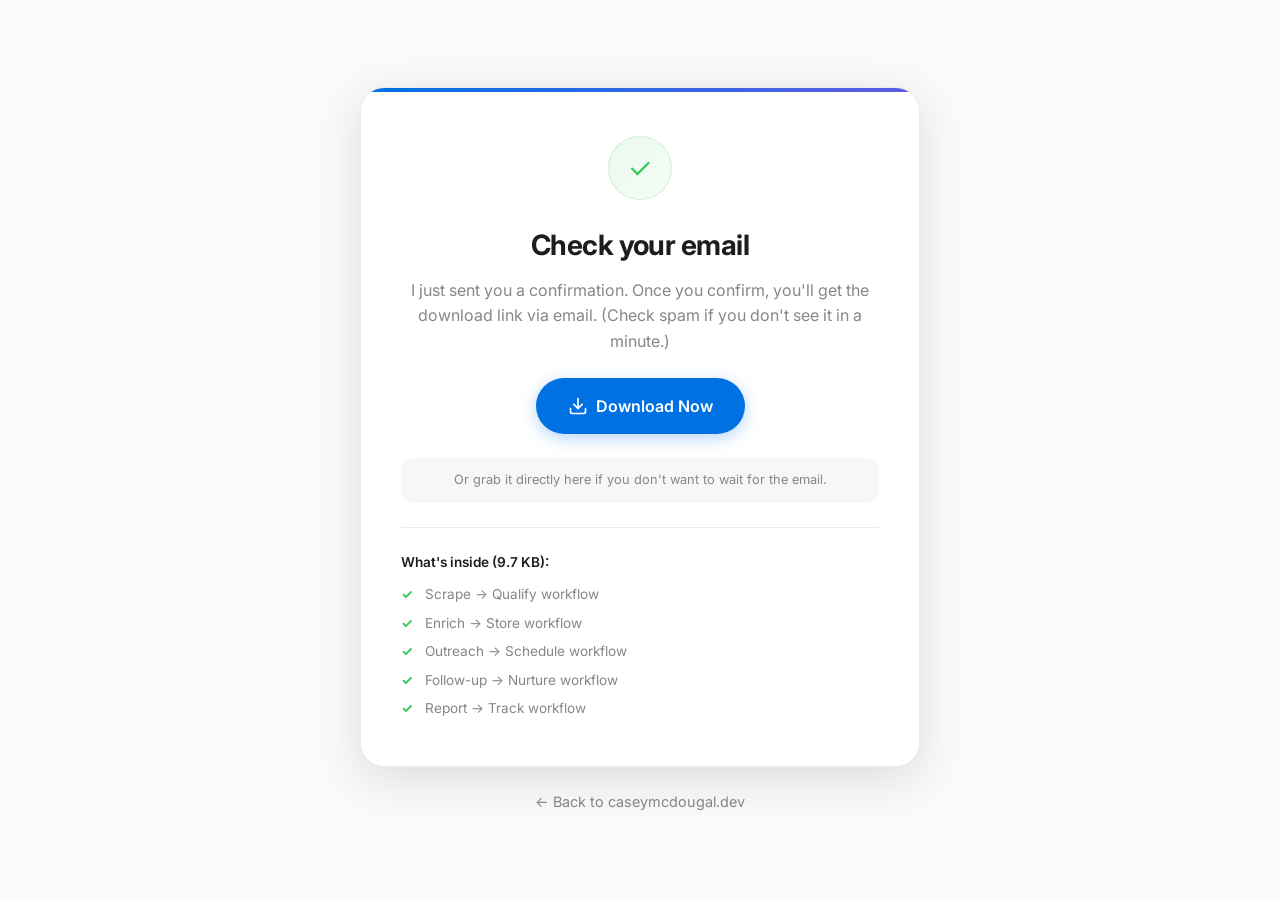
<file: thank-you.html>
<!DOCTYPE html>
<html lang="en">
<head>
  <meta charset="UTF-8">
  <meta name="viewport" content="width=device-width, initial-scale=1.0">
  <title>Thanks · No-Code Automation Starter Kit</title>
  <meta name="description" content="Your n8n automation templates are ready for download.">
  <link rel="icon" type="image/svg+xml" href="favicon.svg">
  <link rel="preconnect" href="https://fonts.googleapis.com">
  <link rel="preconnect" href="https://fonts.gstatic.com" crossorigin>
  <link href="https://fonts.googleapis.com/css2?family=Inter:wght@300;400;500;600;700&display=swap" rel="stylesheet">
  <style>
    :root {
      --bg: #fafafa;
      --surface: #ffffff;
      --text: #1d1d1f;
      --text-secondary: #86868b;
      --accent: #0071e3;
      --accent-glow: rgba(0,113,227,0.15);
      --border: rgba(0,0,0,0.08);
      --shadow: 0 4px 24px rgba(0,0,0,0.06);
      --shadow-lg: 0 12px 48px rgba(0,0,0,0.12);
      --ease: cubic-bezier(0.34, 1.56, 0.64, 1);
      --check: #34c759;
    }
    * { margin: 0; padding: 0; box-sizing: border-box; }
    body {
      font-family: 'Inter', -apple-system, BlinkMacSystemFont, sans-serif;
      background: var(--bg);
      color: var(--text);
      line-height: 1.5;
      min-height: 100vh;
      display: flex;
      align-items: center;
      justify-content: center;
      padding: 2rem;
    }
    .container {
      max-width: 560px;
      width: 100%;
      text-align: center;
    }
    .card {
      background: var(--surface);
      border: 1px solid var(--border);
      border-radius: 24px;
      padding: 3rem 2.5rem;
      box-shadow: var(--shadow-lg);
      position: relative;
      overflow: hidden;
    }
    .card::before {
      content: '';
      position: absolute;
      top: 0;
      left: 0;
      right: 0;
      height: 4px;
      background: linear-gradient(90deg, var(--accent), #5e5ce6);
    }
    .icon {
      width: 64px;
      height: 64px;
      background: linear-gradient(135deg, rgba(52,199,89,0.1) 0%, rgba(52,199,89,0.05) 100%);
      border-radius: 50%;
      display: flex;
      align-items: center;
      justify-content: center;
      margin: 0 auto 1.5rem;
      color: var(--check);
      font-size: 1.75rem;
      border: 1px solid rgba(52,199,89,0.2);
    }
    h1 {
      font-size: 1.75rem;
      font-weight: 700;
      margin-bottom: 0.75rem;
      letter-spacing: -0.02em;
    }
    p {
      color: var(--text-secondary);
      font-size: 1rem;
      line-height: 1.6;
      margin-bottom: 1.5rem;
    }
    .btn {
      display: inline-flex;
      align-items: center;
      gap: 0.5rem;
      padding: 1rem 2rem;
      border-radius: 100px;
      font-weight: 600;
      text-decoration: none;
      transition: all 0.3s var(--ease);
      border: none;
      cursor: pointer;
      font-size: 1rem;
      background: var(--accent);
      color: white;
      box-shadow: 0 4px 16px rgba(0,113,227,0.3);
      position: relative;
      overflow: hidden;
    }
    .btn::before {
      content: '';
      position: absolute;
      top: 0;
      left: -100%;
      width: 100%;
      height: 100%;
      background: linear-gradient(90deg, transparent, rgba(255,255,255,0.2), transparent);
      transition: left 0.5s;
    }
    .btn:hover::before {
      left: 100%;
    }
    .btn:hover {
      transform: translateY(-3px) scale(1.02);
      box-shadow: 0 8px 24px rgba(0,113,227,0.4);
    }
    .kit-preview {
      margin-top: 1.5rem;
      padding-top: 1.5rem;
      border-top: 1px solid var(--border);
      text-align: left;
    }
    .kit-preview h3 {
      font-size: 0.85rem;
      font-weight: 600;
      color: var(--text);
      margin-bottom: 0.75rem;
    }
    .kit-list {
      display: flex;
      flex-direction: column;
      gap: 0.5rem;
    }
    .kit-item {
      display: flex;
      align-items: center;
      gap: 0.5rem;
      font-size: 0.85rem;
      color: var(--text-secondary);
    }
    .kit-item::before {
      content: '✓';
      color: var(--check);
      font-weight: 700;
      width: 16px;
    }
    .back {
      margin-top: 1.5rem;
      display: inline-block;
      color: var(--text-secondary);
      text-decoration: none;
      font-size: 0.9rem;
      transition: color 0.3s;
    }
    .back:hover {
      color: var(--accent);
    }
    .note {
      margin-top: 1.5rem;
      font-size: 0.8rem;
      color: var(--text-secondary);
      background: rgba(0,0,0,0.03);
      padding: 0.75rem 1rem;
      border-radius: 12px;
    }
    @media (max-width: 480px) {
      .card {
        padding: 2rem 1.5rem;
      }
    }
  </style>
</head>
<body>
  <div class="container">
    <div class="card">
      <div class="icon">✓</div>
      <h1>Check your email</h1>
      <p>I just sent you a confirmation. Once you confirm, you'll get the download link via email. (Check spam if you don't see it in a minute.)</p>
      
      <a href="assets/downloads/No-Code-Automation-Starter-Kit.zip" download class="btn">
        <svg width="20" height="20" viewBox="0 0 24 24" fill="none" stroke="currentColor" stroke-width="2" stroke-linecap="round" stroke-linejoin="round">
          <path d="M21 15v4a2 2 0 0 1-2 2H5a2 2 0 0 1-2-2v-4"/>
          <polyline points="7 10 12 15 17 10"/>
          <line x1="12" y1="15" x2="12" y2="3"/>
        </svg>
        Download Now
      </a>
      
      <p class="note" style="margin-top: 1.5rem;">
        Or grab it directly here if you don't want to wait for the email.
      </p>

      <div class="kit-preview">
        <h3>What's inside (9.7 KB):</h3>
        <div class="kit-list">
          <div class="kit-item">Scrape → Qualify workflow</div>
          <div class="kit-item">Enrich → Store workflow</div>
          <div class="kit-item">Outreach → Schedule workflow</div>
          <div class="kit-item">Follow-up → Nurture workflow</div>
          <div class="kit-item">Report → Track workflow</div>
        </div>
      </div>
    </div>
    
    <a href="/" class="back">← Back to caseymcdougal.dev</a>
  </div>
</body>
</html>
</file>
